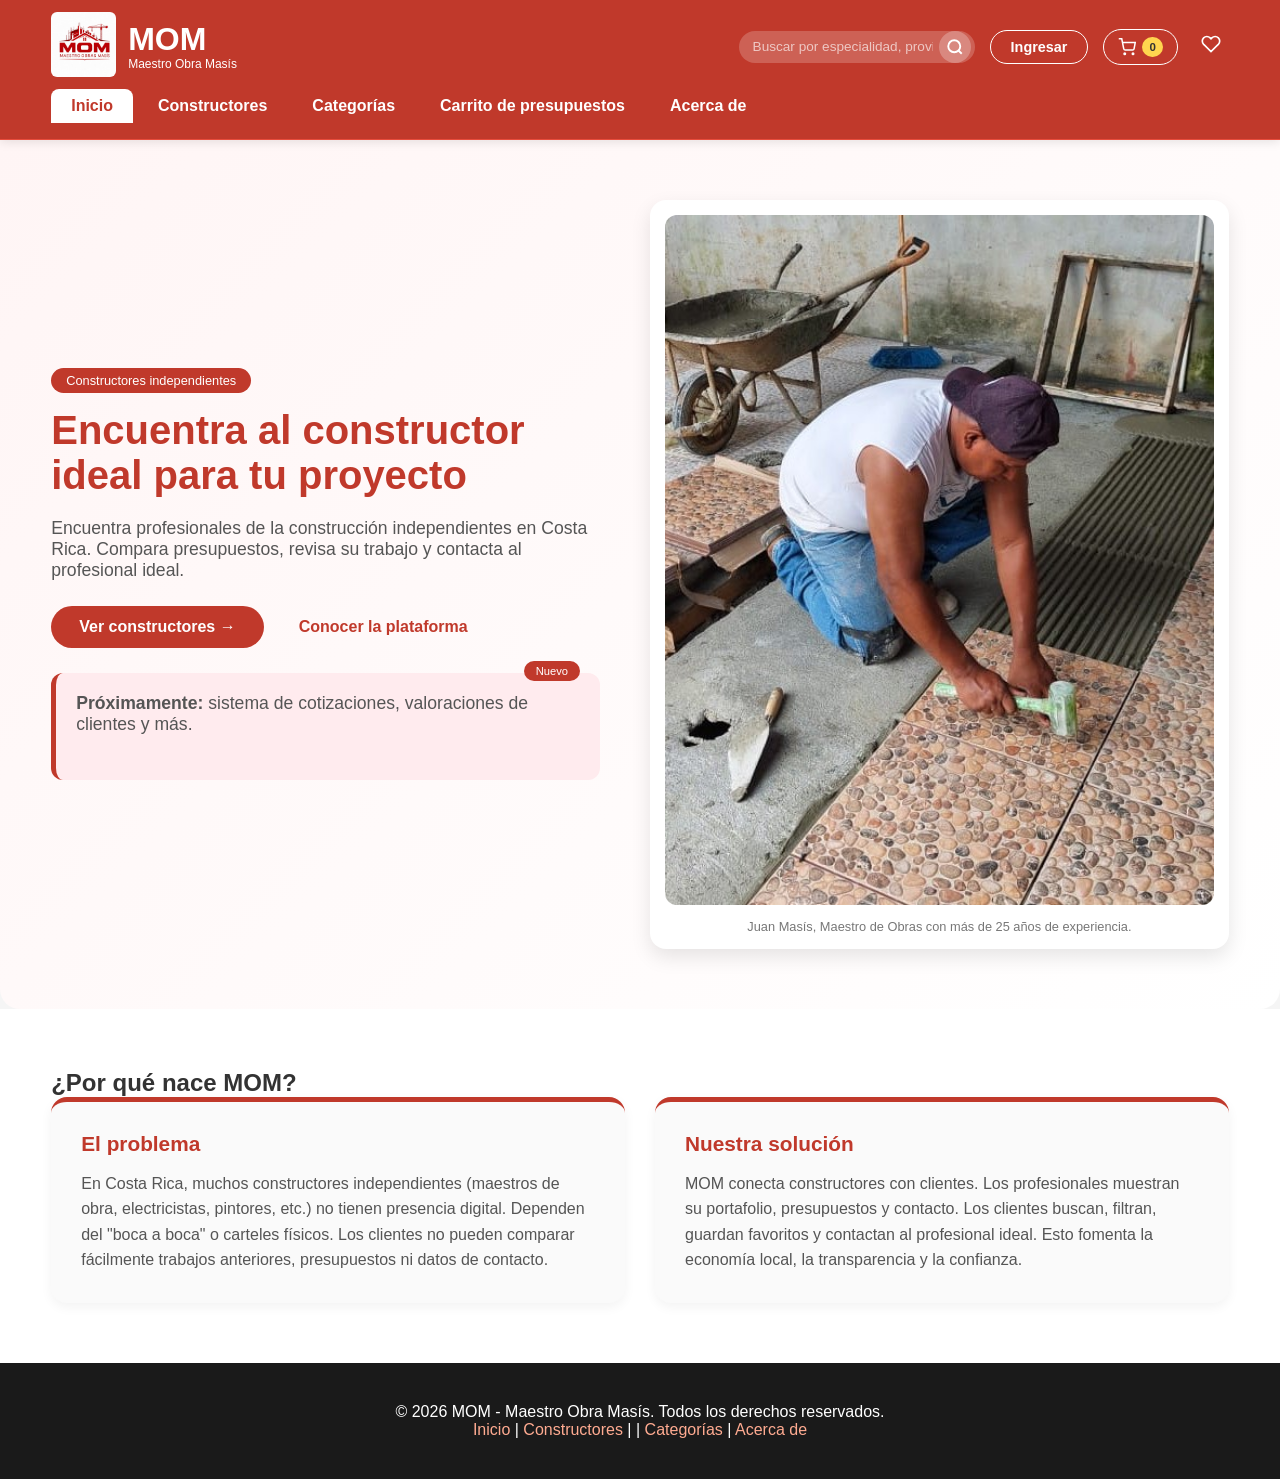
<file: index.html>
<!DOCTYPE html>
<html lang="es">
<head>
    <meta charset="UTF-8">
    <meta name="viewport" content="width=device-width, initial-scale=1.0">
    <title>MOM | Constructores Costa Rica</title>
    <link rel="stylesheet" href="css/styles.css">
    
</head>
<body>
    <header class="site-header">
        <div class="main-header">
            <div class="container">
                <a href="index.html" class="logo-link">
                <div class="logo-container">
                    <div class="logo-img">
                        <img src="assets/images/logo.jpeg" alt="MOM Logo">
                    </div>
                    <div class="logo-text">
                        <h1>MOM</h1>
                        <p>Maestro Obra Masís</p>
                    </div>
                </div>
                </a>
                <div class="header-actions">
    <div class="search-box">
        <input type="text" id="searchInput" placeholder="Buscar por especialidad, provincia..." />
        <button id="searchBtn" onclick="buscarConstructores()">
            <svg viewBox="0 0 24 24" width="18" height="18" fill="none" stroke="currentColor" stroke-width="2.5">
                <circle cx="11" cy="11" r="8"/>
                <path d="m21 21-4.35-4.35"/>
            </svg>
        </button>
    </div>
    <button class="btn-login" id="btnLogin"
        onclick="window.location.href='login.html'">
        Ingresar
    </button>

    <a href="carrito.html" class="btn-carrito-header" id="btnCarritoHeader" title="Ver carrito">
        <svg viewBox="0 0 24 24" width="18" height="18" fill="none" stroke="currentColor" stroke-width="2">
            <circle cx="9" cy="21" r="1"/><circle cx="20" cy="21" r="1"/>
            <path d="M1 1h4l2.68 13.39a2 2 0 0 0 2 1.61h9.72a2 2 0 0 0 2-1.61L23 6H6"/>
        </svg>
        <span class="carrito-badge" id="contadorCarrito">0</span>
    </a>

    <button class="btn-fav-header" id="btnFavoritos" title="Mis favoritos" onclick="abrirFavoritos()">
        <svg viewBox="0 0 24 24" width="20" height="20" fill="none" stroke="white" stroke-width="2">
            <path d="M20.84 4.61a5.5 5.5 0 0 0-7.78 0L12 5.67l-1.06-1.06a5.5 5.5 0 0 0-7.78 7.78l1.06 1.06L12 21.23l7.78-7.78 1.06-1.06a5.5 5.5 0 0 0 0-7.78z"/>
        </svg>
        <span class="fav-badge hidden" id="favBadge">0</span>
    </button>

    <div class="perfil hidden" id="userProfile">
        <img id="profileImg" src="data:image/svg+xml,%3Csvg xmlns='http://www.w3.org/2000/svg' viewBox='0 0 40 40'%3E%3Crect fill='%23c0392b' width='40' height='40'/%3E%3Ctext x='20' y='26' text-anchor='middle' fill='white' font-size='18' font-weight='bold' font-family='sans-serif'%3E%3F%3C/text%3E%3C/svg%3E" alt="Perfil">
        <div>
            <span id="profileName">Usuario</span>
            <div class="nivel" id="profileNivel">Nivel 1</div>
        </div>
    </div>

</div>
        </div>

        <div class="nav-tabs">
            <div class="container">
                <ul>
                    <li><a href="index.html" class="active">Inicio</a></li>
                    <li><a href="constructores.html">Constructores</a></li>
                    <li id="tab-tarjeta" class="hidden"><a href="tarjeta.html">Tarjeta MOM</a></li>
                    <li><a href="categorias.html">Categorías</a></li>
                    <li><a href="carrito.html">Carrito de presupuestos</a></li>
                    <li><a href="acerca.html">Acerca de</a></li>
                </ul>
            </div>
        </div>
    </header>

    <div id="perfilModal" class="modal-overlay">
        <div class="modal-box">
            <button class="modal-close" onclick="closeModal('perfilModal')">&times;</button>
            <h3 id="modal-saludo">Mi perfil</h3>
            <p class="modal-desc" id="modal-rol-desc"></p>
            <button class="btn-submit btn-secundario" onclick="cerrarSesion()">Cerrar sesión</button>
        </div>
    </div>

    <div id="favoritosModal" class="modal-overlay">
        <div class="modal-box">
            <button class="modal-close" onclick="closeModal('favoritosModal')">&times;</button>
            <h3>Mis Favoritos</h3>
            <div id="favoritosLista"></div>
            <p class="fav-vacio" id="favVacio">No tienes favoritos guardados.</p>
        </div>
    </div>

    <main>
        <section class="hero">
            <div class="container hero-content">
                <div class="hero-text">
                    <span class="hero-badge">Constructores independientes</span>
                    <h1>Encuentra al constructor ideal para tu proyecto</h1>
                    <p>Encuentra profesionales de la construcción independientes en Costa Rica. Compara presupuestos, revisa su trabajo y contacta al profesional ideal.</p>
                    <div class="hero-actions">
                        <a href="constructores.html" class="btn-primary">Ver constructores →</a>
                        <a href="#problema-solucion" class="btn-link">Conocer la plataforma</a>
                    </div>
                    <div class="hero-info">
                        <span class="info-label">Nuevo</span>
                        <p><strong>Próximamente:</strong> sistema de cotizaciones, valoraciones de clientes y más.</p>
                    </div>
                </div>
                <div class="hero-image">
                    <img src="assets/images/conElMaso.jpg" alt="Constructor trabajando">
                    <figcaption>Juan Masís, Maestro de Obras con más de 25 años de experiencia.</figcaption>
                </div>
            </div>
        </section>

        <section id="problema-solucion" class="problema-solucion">
            <div class="container">
                <h2>¿Por qué nace MOM?</h2>
                <div class="problema-solucion-grid">
                    <div class="card-problema">
                        <h4>El problema</h4>
                        <p>En Costa Rica, muchos constructores independientes (maestros de obra, electricistas, pintores, etc.) no tienen presencia digital. Dependen del "boca a boca" o carteles físicos. Los clientes no pueden comparar fácilmente trabajos anteriores, presupuestos ni datos de contacto.</p>
                    </div>
                    <div class="card-solucion">
                        <h4>Nuestra solución</h4>
                        <p>MOM conecta constructores con clientes. Los profesionales muestran su portafolio, presupuestos y contacto. Los clientes buscan, filtran, guardan favoritos y contactan al profesional ideal. Esto fomenta la economía local, la transparencia y la confianza.</p>
                    </div>
                </div>
            </div>
        </section>


    </main>

    <footer>
        <div class="container">
            <p>&copy; 2026 MOM - Maestro Obra Masís. Todos los derechos reservados.</p>
            <p>
                <a href="index.html">Inicio</a> | 
                <a href="constructores.html">Constructores</a> | 
                <a href="tarjeta.html" id="tab-tarjeta-footer" class="hidden">Tarjeta MOM</a> | 
                <a href="categorias.html">Categorías</a> | 
                <a href="acerca.html">Acerca de</a>
            </p>
        </div>
    </footer>

    <script src="js/main.js"></script>
    
    <script>
        /* Gestión interna exclusiva de la sesión actual de la página */
        (function() {
            // Obtiene los datos de sesión desde localStorage
            const sesionData = localStorage.getItem('mom_sesion');
            // Referencias a elementos del DOM para el perfil de usuario
            const btnLogin = document.getElementById('btnLogin');
            const userProfile = document.getElementById('userProfile');
            const profileName = document.getElementById('profileName');
            const profileImg = document.getElementById('profileImg');
            const profileNivel = document.getElementById('profileNivel');
            const tabTarjeta = document.getElementById('tab-tarjeta');

            if (sesionData) {
                // Si existe sesión, la parsea y muestra el perfil del usuario
                const sesion = JSON.parse(sesionData);

                // Oculta botones de login/registro y muestra el perfil
                btnLogin.classList.add('hidden');
                userProfile.classList.remove('hidden');
                profileName.textContent = sesion.nombre;
                profileNivel.textContent = 'Nivel ' + (sesion.nivel || 1);

                // Genera la imagen de perfil con la inicial del nombre
                const inicial = sesion.nombre.charAt(0).toUpperCase();
                profileImg.src = sesion.foto || "data:image/svg+xml,%3Csvg xmlns='http://www.w3.org/2000/svg' viewBox='0 0 40 40'%3E%3Crect fill='%23c0392b' width='40' height='40'/%3E%3Ctext x='20' y='26' text-anchor='middle' fill='white' font-size='18' font-weight='bold' font-family='sans-serif'%3E" + encodeURIComponent(inicial) + "%3C/text%3E%3C/svg%3E";
                profileImg.alt = sesion.nombre;

                // Al hacer clic en el perfil, abre el modal con saludo y rol
                userProfile.onclick = function() {
                    document.getElementById('modal-saludo').textContent = '¡Hola, ' + sesion.nombre + '!';
                    document.getElementById('modal-rol-desc').textContent =
                        sesion.rol === 'constructor'
                            ? 'Estás registrado como Constructor.'
                            : 'Estás registrado como Cliente.';
                    openModal('perfilModal');
                };

                // Muestra la pestaña de tarjeta solo si el rol es constructor
                if (sesion.rol === 'constructor') {
                    tabTarjeta.classList.remove('hidden');
                    tabTarjeta.style.display = 'block';
                    const _ch = document.getElementById('btnCarritoHeader');
                    if (_ch) _ch.style.display = 'none';
                    const _tc = document.querySelector('.nav-tabs a[href="carrito.html"]');
                    if (_tc) _tc.parentElement.style.display = 'none';
                    const _tf = document.getElementById('tab-tarjeta-footer');
                    if (_tf) { _tf.classList.remove('hidden'); _tf.style.display = 'inline'; }
                } else {
                    tabTarjeta.classList.add('hidden');
                    tabTarjeta.style.display = 'none';
                    const _tf = document.getElementById('tab-tarjeta-footer');
                    if (_tf) { _tf.classList.add('hidden'); _tf.style.display = 'none'; }
                }
            }
        })();

        // Redirige a la página de constructores con el texto de búsqueda como parámetro
        function buscarConstructores() {
            const q = document.getElementById('searchInput').value.trim();
            if (q) {
                window.location.href = 'constructores.html?buscar=' + encodeURIComponent(q);
            }
        }
        // Al cargar el DOM, asigna el evento Enter al campo de búsqueda
        document.addEventListener('DOMContentLoaded', function() {
            document.getElementById('searchInput').addEventListener('keydown', function(e) {
                if (e.key === 'Enter') buscarConstructores();
            });
        });

        // Abre el modal de favoritos y actualiza su contenido si la función existe
        function abrirFavoritos() {
            if (typeof actualizarModalFavoritos === 'function') actualizarModalFavoritos();
            openModal('favoritosModal');
        }

        // Muestra un modal agregando la clase 'open'
        function openModal(id) {
            document.getElementById(id).classList.add('open');
        }

        // Cierra un modal removiendo la clase 'open'
        function closeModal(id) {
            document.getElementById(id).classList.remove('open');
        }

        // Elimina la sesión de localStorage y redirige al login
        function cerrarSesion() {
            localStorage.removeItem('mom_sesion');
            window.location.href = 'login.html';
        }
    </script>
</body>
</html>
</file>
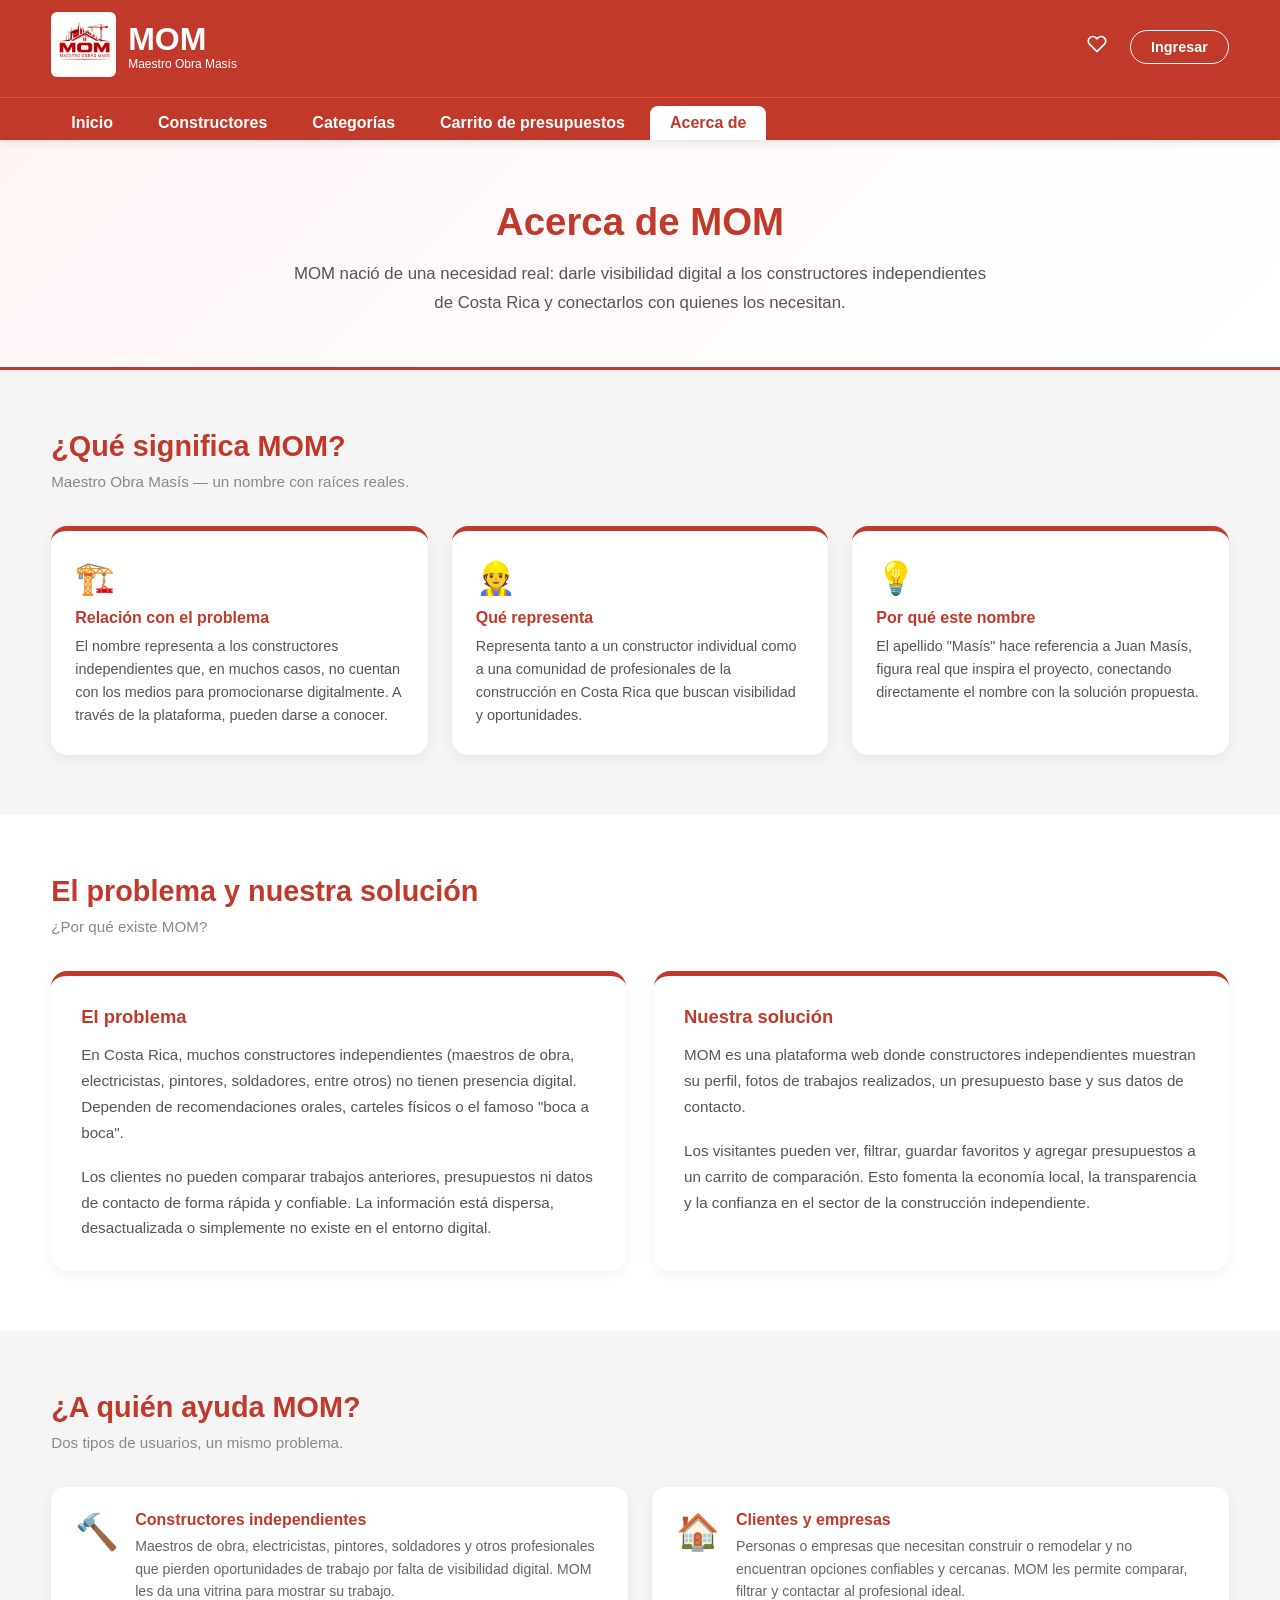
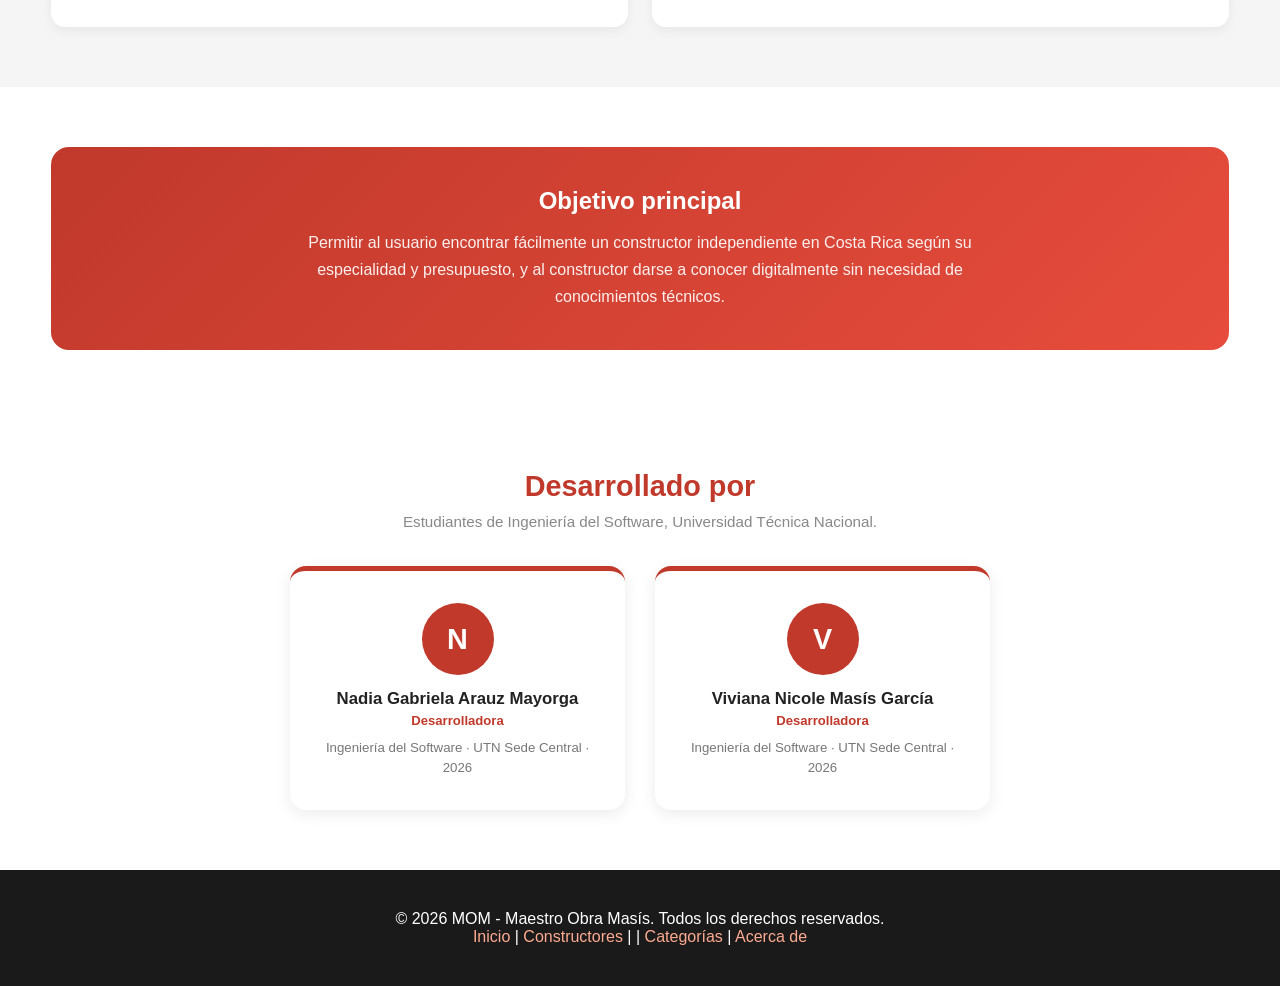
<file: acerca.html>
<!DOCTYPE html>
<html lang="es">
<head>
    <meta charset="UTF-8">
    <meta name="viewport" content="width=device-width, initial-scale=1.0">
    <title>MOM | Acerca de</title>
    <link rel="stylesheet" href="css/styles.css">
    <style>
        /* ---- SECCIONES ACERCA DE ---- */
        .acerca-hero {
            background: linear-gradient(135deg, #fff5f5 0%, #ffffff 100%);
            padding: 60px 0 50px;
            text-align: center;
            border-bottom: 3px solid #c0392b;
        }

        .acerca-hero .hero-badge {
            background-color: #c0392b;
            color: white;
            padding: 5px 18px;
            border-radius: 25px;
            font-size: 0.8rem;
            display: inline-block;
            margin-bottom: 18px;
        }

        .acerca-hero h1 {
            font-size: 2.4rem;
            color: #c0392b;
            margin-bottom: 16px;
        }

        .acerca-hero p {
            font-size: 1.05rem;
            color: #555;
            max-width: 700px;
            margin: 0 auto;
            line-height: 1.7;
        }

        /* ---- SECCIÓN GENÉRICA ---- */
        .seccion {
            padding: 60px 0;
        }

        .seccion-gris {
            background-color: #f5f5f5;
        }

        .seccion-blanca {
            background-color: white;
        }

        .seccion h2 {
            font-size: 1.8rem;
            color: #c0392b;
            margin-bottom: 10px;
        }

        .seccion .subtitulo {
            color: #888;
            font-size: 0.95rem;
            margin-bottom: 36px;
        }

        /* ---- NOMBRE / SIGNIFICADO ---- */
        .nombre-grid {
            display: grid;
            grid-template-columns: 1fr 1fr 1fr;
            gap: 24px;
            margin-top: 10px;
        }

        .nombre-card {
            background: white;
            border-radius: 16px;
            padding: 28px 24px;
            border-top: 5px solid #c0392b;
            box-shadow: 0 4px 14px rgba(0,0,0,0.06);
        }

        .nombre-card .icono {
            font-size: 2rem;
            margin-bottom: 12px;
        }

        .nombre-card h4 {
            color: #c0392b;
            font-size: 1rem;
            margin-bottom: 8px;
        }

        .nombre-card p {
            color: #555;
            font-size: 0.9rem;
            line-height: 1.6;
        }

        /* ---- PROBLEMA / SOLUCIÓN ---- */
        .ps-grid {
            display: grid;
            grid-template-columns: 1fr 1fr;
            gap: 28px;
        }

        .ps-card {
            background: white;
            border-radius: 16px;
            padding: 30px;
            border-top: 5px solid #c0392b;
            box-shadow: 0 4px 12px rgba(0,0,0,0.05);
        }

        .ps-card h4 {
            color: #c0392b;
            font-size: 1.15rem;
            margin-bottom: 14px;
        }

        .ps-card p {
            color: #555;
            line-height: 1.7;
            font-size: 0.95rem;
        }

        /* ---- USUARIOS AFECTADOS ---- */
        .usuarios-grid {
            display: grid;
            grid-template-columns: 1fr 1fr;
            gap: 24px;
        }

        .usuario-card {
            display: flex;
            align-items: flex-start;
            gap: 16px;
            background: white;
            border-radius: 14px;
            padding: 24px;
            box-shadow: 0 4px 12px rgba(0,0,0,0.06);
        }

        .usuario-card .usuario-icon {
            font-size: 2.2rem;
            flex-shrink: 0;
        }

        .usuario-card h4 {
            color: #c0392b;
            margin-bottom: 6px;
            font-size: 1rem;
        }

        .usuario-card p {
            color: #666;
            font-size: 0.88rem;
            line-height: 1.6;
        }

        /* ---- FUNCIONALIDADES ---- */
        .funcionalidades-grid {
            display: grid;
            grid-template-columns: repeat(auto-fit, minmax(220px, 1fr));
            gap: 20px;
        }

        .func-card {
            background: white;
            border-radius: 14px;
            padding: 24px 20px;
            text-align: center;
            box-shadow: 0 4px 12px rgba(0,0,0,0.06);
            transition: transform 0.2s ease;
        }

        .func-card:hover {
            transform: translateY(-4px);
        }

        .func-card .func-icon {
            font-size: 2rem;
            margin-bottom: 10px;
        }

        .func-card h4 {
            color: #c0392b;
            font-size: 0.95rem;
            margin-bottom: 8px;
        }

        .func-card p {
            color: #777;
            font-size: 0.83rem;
            line-height: 1.5;
        }

        /* ---- EQUIPO ---- */
        .equipo-grid {
            display: grid;
            grid-template-columns: 1fr 1fr;
            gap: 30px;
            max-width: 700px;
            margin: 0 auto;
        }

        .equipo-card {
            background: white;
            border-radius: 16px;
            padding: 32px 24px;
            text-align: center;
            box-shadow: 0 4px 16px rgba(0,0,0,0.08);
            border-top: 5px solid #c0392b;
        }

        .equipo-avatar {
            width: 72px;
            height: 72px;
            border-radius: 50%;
            background-color: #c0392b;
            color: white;
            font-size: 1.8rem;
            font-weight: 700;
            display: flex;
            align-items: center;
            justify-content: center;
            margin: 0 auto 14px;
        }

        .equipo-card h4 {
            color: #222;
            font-size: 1.05rem;
            margin-bottom: 4px;
        }

        .equipo-card .rol {
            color: #c0392b;
            font-size: 0.82rem;
            font-weight: 700;
            margin-bottom: 10px;
        }

        .equipo-card p {
            color: #777;
            font-size: 0.83rem;
            line-height: 1.5;
        }

        /* ---- ORGANIZACIÓN ---- */
        .org-lista {
            list-style: none;
            display: flex;
            flex-direction: column;
            gap: 14px;
        }

        .org-lista li {
            display: flex;
            align-items: flex-start;
            gap: 14px;
            background: white;
            border-radius: 12px;
            padding: 18px 20px;
            box-shadow: 0 2px 8px rgba(0,0,0,0.05);
            color: #555;
            font-size: 0.93rem;
            line-height: 1.6;
        }

        .org-lista li .org-icon {
            font-size: 1.4rem;
            flex-shrink: 0;
            margin-top: 2px;
        }

        /* ---- OBJETIVO BANNER ---- */
        .objetivo-banner {
            background: linear-gradient(135deg, #c0392b, #e74c3c);
            border-radius: 18px;
            padding: 40px 36px;
            text-align: center;
            color: white;
        }

        .objetivo-banner h3 {
            font-size: 1.5rem;
            margin-bottom: 14px;
        }

        .objetivo-banner p {
            font-size: 1rem;
            line-height: 1.7;
            opacity: 0.92;
            max-width: 700px;
            margin: 0 auto;
        }

        /* ---- RESPONSIVE ---- */
        @media (max-width: 768px) {
            .nombre-grid { grid-template-columns: 1fr; }
            .ps-grid { grid-template-columns: 1fr; }
            .usuarios-grid { grid-template-columns: 1fr; }
            .equipo-grid { grid-template-columns: 1fr; max-width: 340px; }
            .acerca-hero h1 { font-size: 1.8rem; }
        }
    </style>
</head>
<body>

    <header class="site-header">
        <div class="main-header">
            <div class="container">
                <a href="index.html" class="logo-link">
                <div class="logo-container">
                    <div class="logo-img">
                        <img src="assets/images/logo.jpeg" alt="MOM Logo">
                    </div>
                    <div class="logo-text">
                        <h1>MOM</h1>
                        <p>Maestro Obra Masís</p>
                    </div>
                </div>
                </a>

                <div class="header-actions">
                    </a>
                    <button class="btn-fav-header" id="btnFavoritos" title="Mis favoritos" onclick="abrirFavoritos()">
                        <svg viewBox="0 0 24 24" width="20" height="20" fill="none" stroke="white" stroke-width="2">
                            <path d="M20.84 4.61a5.5 5.5 0 0 0-7.78 0L12 5.67l-1.06-1.06a5.5 5.5 0 0 0-7.78 7.78l1.06 1.06L12 21.23l7.78-7.78 1.06-1.06a5.5 5.5 0 0 0 0-7.78z"/>
                        </svg>
                        <span class="fav-badge hidden" id="favBadge">0</span>
                    </button>
                    <div class="perfil hidden" id="userProfile">
                        <img id="profileImg" src="data:image/svg+xml,%3Csvg xmlns='http://www.w3.org/2000/svg' viewBox='0 0 40 40'%3E%3Crect fill='%23c0392b' width='40' height='40'/%3E%3Ctext x='20' y='26' text-anchor='middle' fill='white' font-size='18' font-weight='bold' font-family='sans-serif'%3E%3F%3C/text%3E%3C/svg%3E" alt="Perfil">
                        <div>
                            <span id="profileName">Usuario</span>
                            <div class="nivel" id="profileNivel">Nivel 1</div>
                        </div>
                    </div>
                    <button class="btn-login" id="btnLogin" onclick="window.location.href='login.html'">Ingresar</button>
                </div>
            </div>
        </div>

        <div class="nav-tabs">
            <div class="container">
                <ul>
                    <li><a href="index.html">Inicio</a></li>
                    <li><a href="constructores.html">Constructores</a></li>
                    <li id="tab-tarjeta" class="hidden"><a href="tarjeta.html">Tarjeta MOM</a></li>
                    <li><a href="categorias.html">Categorías</a></li>
                    <li><a href="carrito.html">Carrito de presupuestos</a></li>
                    <li><a href="acerca.html" class="active">Acerca de</a></li>
                </ul>
            </div>
        </div>
    </header>

    <!-- Modal perfil -->
    <div id="perfilModal" class="modal-overlay">
        <div class="modal-box">
            <button class="modal-close" onclick="closeModal('perfilModal')">&times;</button>
            <h3 id="modal-saludo">Mi perfil</h3>
            <p class="modal-desc" id="modal-rol-desc"></p>
            <button class="btn-submit btn-secundario" onclick="cerrarSesion()">Cerrar sesión</button>
        </div>
    </div>

    <div id="favoritosModal" class="modal-overlay">
        <div class="modal-box">
            <button class="modal-close" onclick="closeModal('favoritosModal')">&times;</button>
            <h3>Mis Favoritos</h3>
            <div id="favoritosLista"></div>
            <p class="fav-vacio" id="favVacio">No tienes favoritos guardados.</p>
        </div>
    </div>

    <main>

        <!-- HERO -->
        <section class="acerca-hero">
            <div class="container">
                <h1>Acerca de MOM</h1>
                <p>MOM nació de una necesidad real: darle visibilidad digital a los constructores independientes de Costa Rica y conectarlos con quienes los necesitan.</p>
            </div>
        </section>

        <!-- NOMBRE Y SIGNIFICADO -->
        <section class="seccion seccion-gris">
            <div class="container">
                <h2>¿Qué significa MOM?</h2>
                <p class="subtitulo">Maestro Obra Masís — un nombre con raíces reales.</p>
                <div class="nombre-grid">
                    <div class="nombre-card">
                        <div class="icono">🏗️</div>
                        <h4>Relación con el problema</h4>
                        <p>El nombre representa a los constructores independientes que, en muchos casos, no cuentan con los medios para promocionarse digitalmente. A través de la plataforma, pueden darse a conocer.</p>
                    </div>
                    <div class="nombre-card">
                        <div class="icono">👷</div>
                        <h4>Qué representa</h4>
                        <p>Representa tanto a un constructor individual como a una comunidad de profesionales de la construcción en Costa Rica que buscan visibilidad y oportunidades.</p>
                    </div>
                    <div class="nombre-card">
                        <div class="icono">💡</div>
                        <h4>Por qué este nombre</h4>
                        <p>El apellido "Masís" hace referencia a Juan Masís, figura real que inspira el proyecto, conectando directamente el nombre con la solución propuesta.</p>
                    </div>
                </div>
            </div>
        </section>

        <!-- PROBLEMA Y SOLUCIÓN -->
        <section class="seccion seccion-blanca">
            <div class="container">
                <h2>El problema y nuestra solución</h2>
                <p class="subtitulo">¿Por qué existe MOM?</p>
                <div class="ps-grid">
                    <div class="ps-card">
                        <h4> El problema</h4>
                        <p>En Costa Rica, muchos constructores independientes (maestros de obra, electricistas, pintores, soldadores, entre otros) no tienen presencia digital. Dependen de recomendaciones orales, carteles físicos o el famoso "boca a boca".</p>
                        <br>
                        <p>Los clientes no pueden comparar trabajos anteriores, presupuestos ni datos de contacto de forma rápida y confiable. La información está dispersa, desactualizada o simplemente no existe en el entorno digital.</p>
                    </div>
                    <div class="ps-card">
                        <h4>Nuestra solución</h4>
                        <p>MOM es una plataforma web donde constructores independientes muestran su perfil, fotos de trabajos realizados, un presupuesto base y sus datos de contacto.</p>
                        <br>
                        <p>Los visitantes pueden ver, filtrar, guardar favoritos y agregar presupuestos a un carrito de comparación. Esto fomenta la economía local, la transparencia y la confianza en el sector de la construcción independiente.</p>
                    </div>
                </div>
            </div>
        </section>

        <!-- USUARIOS AFECTADOS -->
        <section class="seccion seccion-gris">
            <div class="container">
                <h2>¿A quién ayuda MOM?</h2>
                <p class="subtitulo">Dos tipos de usuarios, un mismo problema.</p>
                <div class="usuarios-grid">
                    <div class="usuario-card">
                        <div class="usuario-icon">🔨</div>
                        <div>
                            <h4>Constructores independientes</h4>
                            <p>Maestros de obra, electricistas, pintores, soldadores y otros profesionales que pierden oportunidades de trabajo por falta de visibilidad digital. MOM les da una vitrina para mostrar su trabajo.</p>
                        </div>
                    </div>
                    <div class="usuario-card">
                        <div class="usuario-icon">🏠</div>
                        <div>
                            <h4>Clientes y empresas</h4>
                            <p>Personas o empresas que necesitan construir o remodelar y no encuentran opciones confiables y cercanas. MOM les permite comparar, filtrar y contactar al profesional ideal.</p>
                        </div>
                    </div>
                </div>
            </div>
        </section>

        <!-- OBJETIVO -->
        <section class="seccion seccion-blanca">
            <div class="container">
                <div class="objetivo-banner">
                    <h3> Objetivo principal</h3>
                    <p>Permitir al usuario encontrar fácilmente un constructor independiente en Costa Rica según su especialidad y presupuesto, y al constructor darse a conocer digitalmente sin necesidad de conocimientos técnicos.</p>
                </div>
            </div>
        </section>

        <!-- EQUIPO -->
        <section class="seccion seccion-blanca">
            <div class="container">
                <h2 class="text-center">Desarrollado por</h2>
                <p class="subtitulo text-center">Estudiantes de Ingeniería del Software, Universidad Técnica Nacional.</p>
                <div class="equipo-grid">
                    <div class="equipo-card">
                        <div class="equipo-avatar">N</div>
                        <h4>Nadia Gabriela Arauz Mayorga</h4>
                        <div class="rol">Desarrolladora</div>
                        <p>Ingeniería del Software · UTN Sede Central · 2026</p>
                    </div>
                    <div class="equipo-card">
                        <div class="equipo-avatar">V</div>
                        <h4>Viviana Nicole Masís García</h4>
                        <div class="rol">Desarrolladora</div>
                        <p>Ingeniería del Software · UTN Sede Central · 2026</p>
                    </div>
                </div>
            </div>
        </section>



    </main>

    <footer>
        <div class="container">
            <p>&copy; 2026 MOM - Maestro Obra Masís. Todos los derechos reservados.</p>
            <p>
                <a href="index.html">Inicio</a> |
                <a href="constructores.html">Constructores</a> |
                <a href="tarjeta.html" id="tab-tarjeta-footer" class="hidden">Tarjeta MOM</a> |
                <a href="categorias.html">Categorías</a> |
                <a href="acerca.html">Acerca de</a>
            </p>
        </div>
    </footer>

    <script src="js/main.js"></script>

    <script>
        // Módulo de gestión de sesión: configura la UI según el estado de autenticación
        (function() {
            const sesionData = localStorage.getItem('mom_sesion');
            const btnLogin          = document.getElementById('btnLogin');
            const userProfile       = document.getElementById('userProfile');
            const profileName       = document.getElementById('profileName');
            const profileImg        = document.getElementById('profileImg');
            const profileNivel      = document.getElementById('profileNivel');

            if (sesionData) {
                const sesion = JSON.parse(sesionData);
                btnLogin.classList.add('hidden');
                userProfile.classList.remove('hidden');
                profileName.textContent = sesion.nombre;
                profileNivel.textContent = 'Nivel ' + (sesion.nivel || 1);
                const inicial = sesion.nombre.charAt(0).toUpperCase();
                profileImg.src = sesion.foto || "data:image/svg+xml,%3Csvg xmlns='http://www.w3.org/2000/svg' viewBox='0 0 40 40'%3E%3Crect fill='%23c0392b' width='40' height='40'/%3E%3Ctext x='20' y='26' text-anchor='middle' fill='white' font-size='18' font-weight='bold' font-family='sans-serif'%3E" + encodeURIComponent(inicial) + "%3C/text%3E%3C/svg%3E";
                profileImg.alt = sesion.nombre;
                userProfile.onclick = function() {
                    document.getElementById('modal-saludo').textContent = '¡Hola, ' + sesion.nombre + '!';
                    document.getElementById('modal-rol-desc').textContent =
                        sesion.rol === 'constructor' ? 'Estás registrado como Constructor.' : 'Estás registrado como Cliente.';
                    openModal('perfilModal');
                };

                // Muestra u oculta la pestaña "Tarjeta MOM" según el rol
                const tabTarjeta = document.getElementById('tab-tarjeta');
                if (tabTarjeta) {
                    if (sesion.rol === 'constructor') {
                        tabTarjeta.classList.remove('hidden');
                        tabTarjeta.style.display = 'block';
                        const _ch = document.getElementById('btnCarritoHeader');
                        if (_ch) _ch.style.display = 'none';
                        const _tc = document.querySelector('.nav-tabs a[href="carrito.html"]');
                        if (_tc) _tc.parentElement.style.display = 'none';
                        const _tf = document.getElementById('tab-tarjeta-footer');
                        if (_tf) { _tf.classList.remove('hidden'); _tf.style.display = 'inline'; }
                    } else {
                        tabTarjeta.classList.add('hidden');
                        tabTarjeta.style.display = 'none';
                        const _tf = document.getElementById('tab-tarjeta-footer');
                        if (_tf) { _tf.classList.add('hidden'); _tf.style.display = 'none'; }
                    }
                }
            } else {
                btnLogin.classList.remove('hidden');
            }
        })();

        // Abre el modal de favoritos y actualiza su contenido
        function abrirFavoritos() {
            if (typeof actualizarModalFavoritos === 'function') actualizarModalFavoritos();
            openModal('favoritosModal');
        }
        // Abre un modal por su ID
        function openModal(id) { document.getElementById(id).classList.add('open'); }
        // Cierra un modal por su ID
        function closeModal(id) { document.getElementById(id).classList.remove('open'); }
        // Cierra la sesión del usuario y redirige a la página de inicio de sesión
        function cerrarSesion() { localStorage.removeItem('mom_sesion'); window.location.href = 'login.html'; }
    </script>

</body>
</html>
</file>
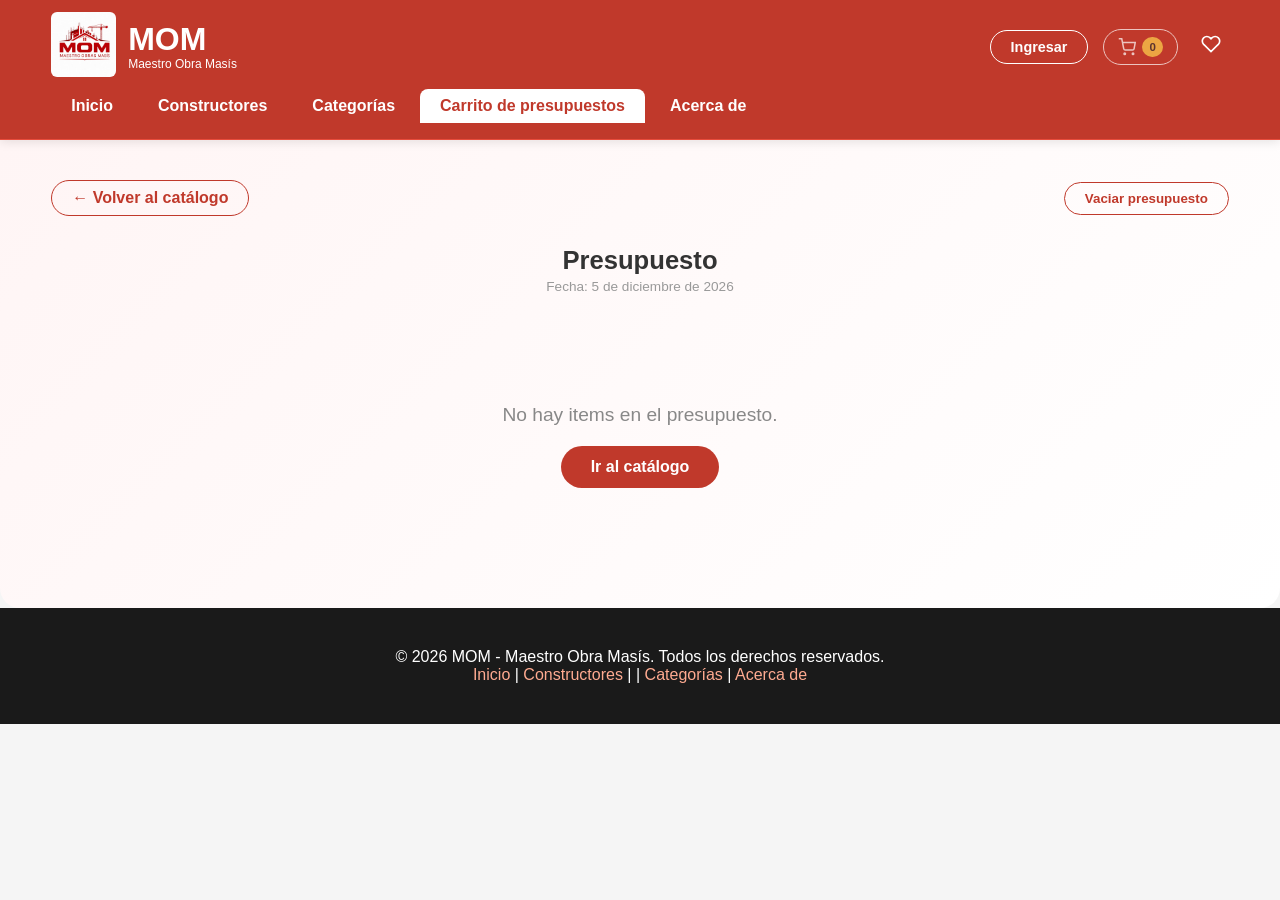
<file: carrito.html>
<!DOCTYPE html>
<html lang="es">
<head>
    <meta charset="UTF-8">
    <meta name="viewport" content="width=device-width, initial-scale=1.0">
    <title>MOM | Carrito de Presupuestos</title>
    <link rel="stylesheet" href="css/styles.css">
    <style>
        .carrito-header {
            display: flex;
            justify-content: space-between;
            align-items: center;
            flex-wrap: wrap;
            gap: 15px;
            margin-bottom: 30px;
        }

        .carrito-header h1 {
            color: #c0392b;
            font-size: 1.8rem;
        }

        .btn-volver {
            display: inline-flex;
            align-items: center;
            gap: 6px;
            background: transparent;
            color: #c0392b;
            border: 1.5px solid #c0392b;
            padding: 8px 20px;
            border-radius: 25px;
            text-decoration: none;
            font-weight: bold;
            transition: all 0.3s ease;
        }

        .btn-volver:hover {
            background: #c0392b;
            color: white;
        }

        .btn-vaciar {
            background: transparent;
            color: #c0392b;
            border: 1.5px solid #c0392b;
            padding: 8px 20px;
            border-radius: 25px;
            font-weight: bold;
            cursor: pointer;
            transition: all 0.3s ease;
        }

        .btn-vaciar:hover {
            background: #c0392b;
            color: white;
        }

        .presupuesto-info {
            text-align: center;
            margin-bottom: 30px;
        }

        .presupuesto-info h2 {
            color: #333;
            font-size: 1.6rem;
            margin-bottom: 4px;
        }

        .presupuesto-info .fecha {
            color: #999;
            font-size: 0.85rem;
            margin-top: 4px;
        }

        .carrito-vacio {
            text-align: center;
            padding: 80px 20px;
        }

        .carrito-vacio p {
            font-size: 1.2rem;
            color: #888;
            margin-bottom: 20px;
        }

        .carrito-vacio .btn-ir-catalogo {
            display: inline-block;
            background-color: #c0392b;
            color: white;
            padding: 12px 30px;
            border-radius: 25px;
            text-decoration: none;
            font-weight: bold;
            transition: all 0.3s ease;
        }

        .carrito-vacio .btn-ir-catalogo:hover {
            background-color: #a93226;
            transform: scale(1.05);
        }

        .items-carrito {
            background: white;
            border-radius: 16px;
            box-shadow: 0 4px 15px rgba(0,0,0,0.08);
            overflow: hidden;
            margin-bottom: 25px;
        }

        .item-carrito {
            display: flex;
            align-items: center;
            gap: 15px;
            padding: 18px 22px;
            border-bottom: 1px solid #f0f0f0;
            flex-wrap: wrap;
        }

        .item-carrito:last-child {
            border-bottom: none;
        }

        .item-carrito-info {
            flex: 2;
            min-width: 150px;
        }

        .item-carrito-nombre {
            font-weight: bold;
            color: #333;
            font-size: 1rem;
        }

        .item-carrito-precio {
            color: #888;
            font-size: 0.85rem;
            margin-top: 2px;
        }

        .item-carrito-cantidad {
            flex: 1;
            display: flex;
            align-items: center;
            gap: 5px;
            min-width: 140px;
        }

        .item-carrito-cantidad button {
            width: 32px;
            height: 32px;
            border: 1.5px solid #c0392b;
            background: white;
            color: #c0392b;
            font-size: 1.1rem;
            font-weight: bold;
            border-radius: 6px;
            cursor: pointer;
            transition: all 0.2s;
            display: flex;
            align-items: center;
            justify-content: center;
        }

        .item-carrito-cantidad button:hover {
            background: #c0392b;
            color: white;
        }

        .item-carrito-cantidad input {
            width: 60px;
            text-align: center;
            padding: 5px;
            border: 1.5px solid #ddd;
            border-radius: 6px;
            font-size: 0.95rem;
            font-weight: bold;
            outline: none;
        }

        .item-carrito-cantidad input:focus {
            border-color: #c0392b;
        }

        .item-carrito-cantidad .m2-label {
            font-size: 0.8rem;
            color: #888;
            font-weight: 600;
        }

        .item-carrito-subtotal {
            flex: 1;
            text-align: right;
            font-weight: bold;
            font-size: 1.05rem;
            color: #333;
            min-width: 100px;
        }

        .btn-eliminar {
            background: none;
            border: none;
            color: #e74c3c;
            font-size: 1.5rem;
            cursor: pointer;
            padding: 0 5px;
            transition: transform 0.2s;
            line-height: 1;
        }

        .btn-eliminar:hover {
            transform: scale(1.3);
        }

        .grupo-carrito {
            background: white;
            border-radius: 16px;
            box-shadow: 0 4px 15px rgba(0,0,0,0.08);
            overflow: hidden;
            margin-bottom: 20px;
        }

        .grupo-carrito-header {
            padding: 14px 22px;
            background: #fff5f5;
            border-bottom: 1px solid #ffebee;
            font-weight: bold;
            color: #c0392b;
            font-size: 1rem;
            display: flex;
            justify-content: space-between;
            align-items: center;
            flex-wrap: wrap;
            gap: 10px;
        }

        .btn-contactar-wa {
            display: inline-flex;
            align-items: center;
            gap: 6px;
            background: #25d366;
            color: white;
            padding: 6px 14px;
            border-radius: 20px;
            text-decoration: none;
            font-weight: 600;
            font-size: 0.8rem;
            transition: all 0.3s ease;
        }

        .btn-contactar-wa:hover {
            background: #1da851;
            color: white;
            transform: scale(1.05);
        }

        .resumen {
            background: white;
            border-radius: 16px;
            box-shadow: 0 4px 15px rgba(0,0,0,0.08);
            padding: 25px 30px;
            margin-bottom: 30px;
        }

        .resumen-grid {
            display: flex;
            justify-content: space-between;
            align-items: center;
            flex-wrap: wrap;
            gap: 15px;
        }

        .resumen-item {
            font-size: 1rem;
            color: #555;
        }

        .resumen-item strong {
            color: #333;
        }

        .resumen-total {
            font-size: 1.6rem;
            font-weight: bold;
            color: #c0392b;
        }

        .btn-imprimir {
            width: 100%;
            background-color: #c0392b;
            color: white;
            border: none;
            padding: 14px;
            border-radius: 12px;
            font-size: 1.05rem;
            font-weight: bold;
            cursor: pointer;
            transition: all 0.3s ease;
            margin-top: 15px;
        }

        .btn-imprimir:hover {
            background-color: #a93226;
        }

        @media print {
            .site-header, .no-print, footer, .btn-contactar-wa { display: none !important; }
            body { padding-top: 0 !important; }
            .item-carrito { break-inside: avoid; }
            .grupo-carrito, .resumen { box-shadow: none !important; border: 1px solid #ddd !important; }
            .presupuesto-info h2 { font-size: 1.4rem; }
        }

        @media (max-width: 600px) {
            .item-carrito {
                flex-direction: column;
                align-items: stretch;
                text-align: center;
            }
            .item-carrito-subtotal {
                text-align: center;
            }
            .item-carrito-cantidad {
                justify-content: center;
            }
            .resumen-grid {
                flex-direction: column;
                text-align: center;
            }
        }
    </style>
</head>
<body>

    <header class="site-header">
        <div class="main-header">
            <div class="container">
                <a href="index.html" class="logo-link">
                <div class="logo-container">
                    <div class="logo-img">
                        <img src="assets/images/logo.jpeg" alt="MOM Logo">
                    </div>
                    <div class="logo-text">
                        <h1>MOM</h1>
                        <p>Maestro Obra Masís</p>
                    </div>
                </div>
                </a>
                <div class="header-actions">

    <button class="btn-login" id="btnLogin"
        onclick="window.location.href='login.html'">
        Ingresar
    </button>

    <a href="carrito.html" class="btn-carrito-header no-click" id="btnCarritoHeader" title="Ver carrito">
        <svg viewBox="0 0 24 24" width="18" height="18" fill="none" stroke="currentColor" stroke-width="2">
            <circle cx="9" cy="21" r="1"/><circle cx="20" cy="21" r="1"/>
            <path d="M1 1h4l2.68 13.39a2 2 0 0 0 2 1.61h9.72a2 2 0 0 0 2-1.61L23 6H6"/>
        </svg>
        <span class="carrito-badge" id="contadorCarrito">0</span>
    </a>

    <button class="btn-fav-header" id="btnFavoritos" title="Mis favoritos" onclick="abrirFavoritos()">
        <svg viewBox="0 0 24 24" width="20" height="20" fill="none" stroke="white" stroke-width="2">
            <path d="M20.84 4.61a5.5 5.5 0 0 0-7.78 0L12 5.67l-1.06-1.06a5.5 5.5 0 0 0-7.78 7.78l1.06 1.06L12 21.23l7.78-7.78 1.06-1.06a5.5 5.5 0 0 0 0-7.78z"/>
        </svg>
        <span class="fav-badge hidden" id="favBadge">0</span>
    </button>

    <div class="perfil hidden" id="userProfile">
        <img id="profileImg" src="data:image/svg+xml,%3Csvg xmlns='http://www.w3.org/2000/svg' viewBox='0 0 40 40'%3E%3Crect fill='%23c0392b' width='40' height='40'/%3E%3Ctext x='20' y='26' text-anchor='middle' fill='white' font-size='18' font-weight='bold' font-family='sans-serif'%3E%3F%3C/text%3E%3C/svg%3E" alt="Perfil">
        <div>
            <span id="profileName">Usuario</span>
            <div class="nivel" id="profileNivel">Nivel 1</div>
        </div>
    </div>

</div>
        </div>

        <div class="nav-tabs">
            <div class="container">
                <ul>
                    <li><a href="index.html">Inicio</a></li>
                    <li><a href="constructores.html">Constructores</a></li>
                    <li id="tab-tarjeta" class="hidden"><a href="tarjeta.html">Tarjeta MOM</a></li>
                    <li><a href="categorias.html">Categorías</a></li>
                    <li><a href="carrito.html" class="active">Carrito de presupuestos</a></li>
                    <li><a href="acerca.html">Acerca de</a></li>
                </ul>
            </div>
        </div>
    </header>

    <div id="perfilModal" class="modal-overlay">
        <div class="modal-box">
            <button class="modal-close" onclick="closeModal('perfilModal')">&times;</button>
            <h3 id="modal-saludo">Mi perfil</h3>
            <p class="modal-desc" id="modal-rol-desc"></p>
            <button class="btn-submit btn-secundario" onclick="cerrarSesion()">Cerrar sesión</button>
        </div>
    </div>

    <div id="favoritosModal" class="modal-overlay">
        <div class="modal-box">
            <button class="modal-close" onclick="closeModal('favoritosModal')">&times;</button>
            <h3>Mis Favoritos</h3>
            <div id="favoritosLista"></div>
            <p class="fav-vacio" id="favVacio">No tienes favoritos guardados.</p>
        </div>
    </div>

    <main>
        <section class="hero hero-padding-sm">
            <div class="container">
                <div class="carrito-header no-print">
                    <a href="constructores.html" class="btn-volver">&larr; Volver al catálogo</a>
                    <button class="btn-vaciar" onclick="limpiarCarrito()">Vaciar presupuesto</button>
                </div>

                <div class="presupuesto-info">
                    <h2>Presupuesto</h2>
                    <div class="fecha" id="fechaPresupuesto"></div>
                </div>

                <div id="contenidoCarrito">
                    <div class="carrito-vacio" id="carritoVacio">
                        <p>No hay items en el presupuesto.</p>
                        <a href="constructores.html" class="btn-ir-catalogo">Ir al catálogo</a>
                    </div>

                    <div class="carrito-vacio" id="constructorMensaje" style="display:none;">
                        <p>Los constructores no pueden usar el carrito de presupuestos. Esta sección es para clientes que desean comparar y contactar constructores.</p>
                        <a href="constructores.html" class="btn-ir-catalogo">Ver constructores</a>
                    </div>
                    

                    <div id="itemsCarrito" style="display:none;"></div>

                    <div id="resumen" class="resumen" style="display:none;">
                        <div class="resumen-grid">
                            <div class="resumen-item">
                                Total de unidades: <strong><span id="totalMetros">0</span></strong>
                            </div>
                            <div class="resumen-total">
                                Total estimado: ₡<span id="totalPrecio">0</span>
                            </div>
                        </div>
                        <button class="btn-imprimir no-print" onclick="imprimirPresupuesto()">Imprimir presupuesto</button>
                    </div>
                </div>
            </div>
        </section>
    </main>

    <footer>
        <div class="container">
            <p>&copy; 2026 MOM - Maestro Obra Masís. Todos los derechos reservados.</p>
            <p>
                <a href="index.html">Inicio</a> | 
                <a href="constructores.html">Constructores</a> | 
                <a href="tarjeta.html" id="tab-tarjeta-footer" class="hidden">Tarjeta MOM</a> | 
                <a href="categorias.html">Categorías</a> | 
                <a href="acerca.html">Acerca de</a>
            </p>
        </div>
    </footer>

    <script src="js/main.js"></script>
    <script src="js/carrito.js"></script>

    <script>
        // IIFE: gestiona la sesión del usuario al cargar la página
        (function() {
            const sesionData = localStorage.getItem('mom_sesion');
            const btnLogin = document.getElementById('btnLogin');
            const userProfile = document.getElementById('userProfile');
            const profileName = document.getElementById('profileName');
            const profileImg = document.getElementById('profileImg');
            const profileNivel = document.getElementById('profileNivel');
            const tabTarjeta = document.getElementById('tab-tarjeta');

            if (sesionData) {
                const sesion = JSON.parse(sesionData);

                btnLogin.classList.add('hidden');
                userProfile.classList.remove('hidden');
                profileName.textContent = sesion.nombre;
                profileNivel.textContent = 'Nivel ' + (sesion.nivel || 1);

                const inicial = sesion.nombre.charAt(0).toUpperCase();
                profileImg.src = sesion.foto || "data:image/svg+xml,%3Csvg xmlns='http://www.w3.org/2000/svg' viewBox='0 0 40 40'%3E%3Crect fill='%23c0392b' width='40' height='40'/%3E%3Ctext x='20' y='26' text-anchor='middle' fill='white' font-size='18' font-weight='bold' font-family='sans-serif'%3E" + encodeURIComponent(inicial) + "%3C/text%3E%3C/svg%3E";

                userProfile.onclick = function() {
                    document.getElementById('modal-saludo').textContent = '¡Hola, ' + sesion.nombre + '!';
                    document.getElementById('modal-rol-desc').textContent =
                        sesion.rol === 'constructor'
                            ? 'Estás registrado como Constructor.'
                            : 'Estás registrado como Cliente.';
                    openModal('perfilModal');
                };

                if (sesion.rol === 'constructor') {
                    tabTarjeta.classList.remove('hidden');
                    tabTarjeta.style.display = 'block';
                    const _ch = document.getElementById('btnCarritoHeader');
                    if (_ch) _ch.style.display = 'none';
                    const _tc = document.querySelector('.nav-tabs a[href="carrito.html"]');
                    if (_tc) _tc.parentElement.style.display = 'none';
                    const _tf = document.getElementById('tab-tarjeta-footer');
                    if (_tf) { _tf.classList.remove('hidden'); _tf.style.display = 'inline'; }
                    const _cc = document.getElementById('contenidoCarrito');
                    if (_cc) {
                        document.getElementById('constructorMensaje').style.display = 'block';
                        document.getElementById('carritoVacio').style.display = 'none';
                        document.getElementById('resumen').style.display = 'none';
                        document.getElementById('itemsCarrito').style.display = 'none';
                    }
                    const _ch2 = document.querySelector('.carrito-header');
                    if (_ch2) _ch2.style.display = 'none';
                    const _pi = document.querySelector('.presupuesto-info');
                    if (_pi) _pi.style.display = 'none';
                } else {
                    tabTarjeta.classList.add('hidden');
                    tabTarjeta.style.display = 'none';
                    const _tf = document.getElementById('tab-tarjeta-footer');
                    if (_tf) { _tf.classList.add('hidden'); _tf.style.display = 'none'; }
                }
            }
        })();

        // Asigna la fecha actual al elemento del presupuesto
        document.getElementById('fechaPresupuesto').textContent =
            'Fecha: ' + new Date().toLocaleDateString('es-CR', {
                year: 'numeric', month: 'long', day: 'numeric'
            });

        // Abre el modal de favoritos y actualiza su contenido
        function abrirFavoritos() {
            if (typeof actualizarModalFavoritos === 'function') actualizarModalFavoritos();
            openModal('favoritosModal');
        }

        // Abre un modal agregando la clase 'open'
        function openModal(id) {
            document.getElementById(id).classList.add('open');
        }

        // Cierra un modal quitando la clase 'open'
        function closeModal(id) {
            document.getElementById(id).classList.remove('open');
        }

        // Cierra la sesión eliminando los datos y redirige al login
        function cerrarSesion() {
            localStorage.removeItem('mom_sesion');
            window.location.href = 'login.html';
        }
    </script>

</body>
</html>
</file>
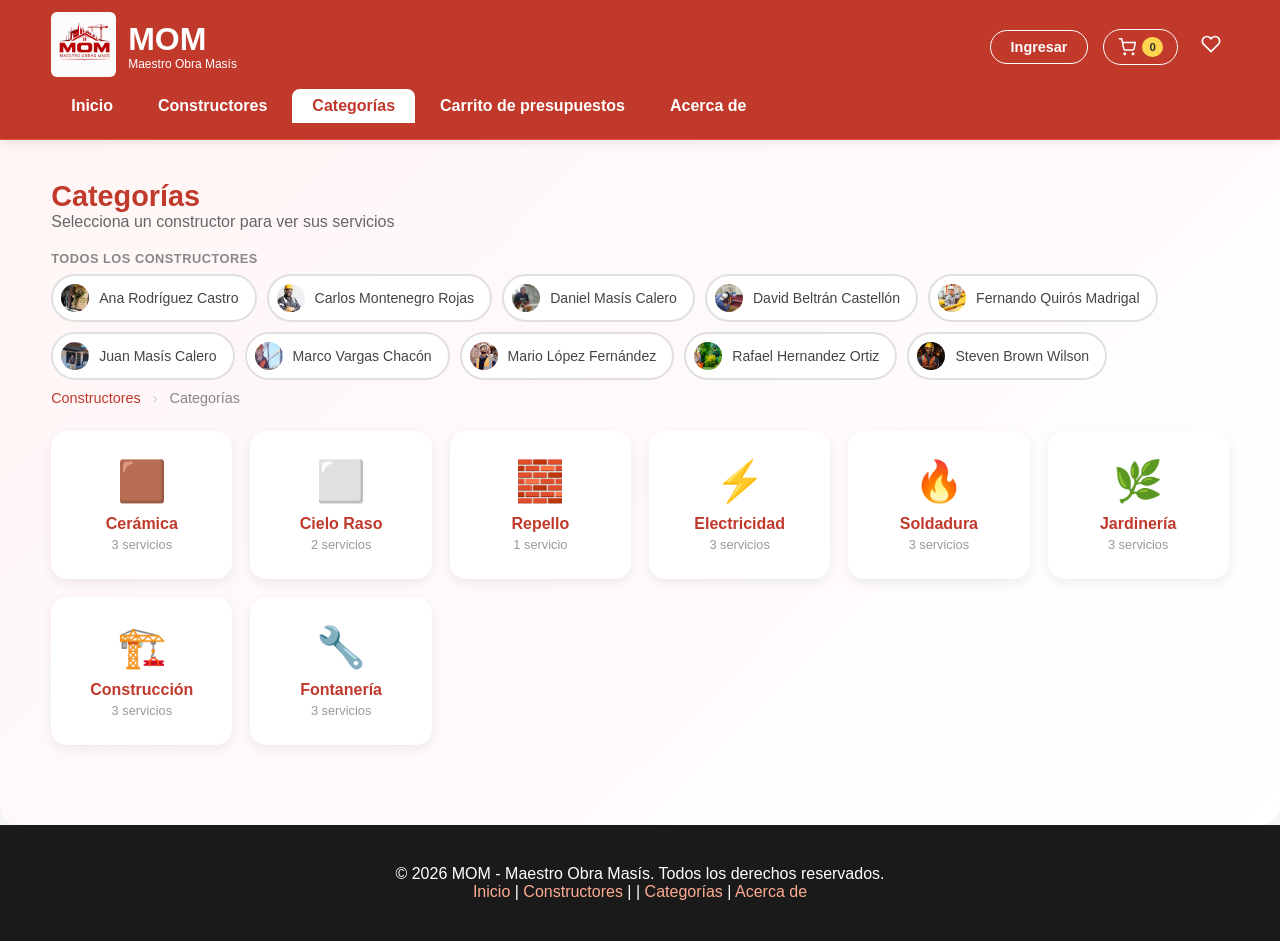
<file: categorias.html>
<!DOCTYPE html>
<html lang="es">
<head>
    <meta charset="UTF-8">
    <meta name="viewport" content="width=device-width, initial-scale=1.0">
    <title>MOM | Categorías</title>
    <link rel="stylesheet" href="css/styles.css">
    <style>
        .categorias-header {
            display: flex;
            justify-content: space-between;
            align-items: center;
            flex-wrap: wrap;
            gap: 15px;
            margin-bottom: 10px;
        }

        .categorias-header h1 {
            color: #c0392b;
            font-size: 1.8rem;
        }

        .categorias-header p {
            color: #666;
        }

        .breadcrumb {
            font-size: 0.9rem;
            color: #888;
            margin-bottom: 20px;
        }

        .breadcrumb a {
            color: #c0392b;
            text-decoration: none;
        }

        .breadcrumb a:hover {
            text-decoration: underline;
        }

        .breadcrumb .separator {
            margin: 0 8px;
            color: #ccc;
        }

        .categorias-grid {
            display: grid;
            grid-template-columns: repeat(auto-fill, minmax(180px, 1fr));
            gap: 18px;
            margin-top: 25px;
            margin-bottom: 40px;
        }

        .categoria-card {
            background: white;
            border-radius: 16px;
            box-shadow: 0 4px 12px rgba(0,0,0,0.07);
            padding: 25px 18px;
            text-align: center;
            cursor: pointer;
            transition: all 0.3s ease;
            border: 2px solid transparent;
        }

        .categoria-card:hover {
            transform: translateY(-5px);
            box-shadow: 0 8px 25px rgba(192, 57, 43, 0.15);
            border-color: #c0392b;
        }

        .categoria-icono {
            font-size: 2.5rem;
            margin-bottom: 10px;
        }

        .categoria-nombre {
            font-weight: bold;
            color: #c0392b;
            font-size: 1rem;
            margin-bottom: 4px;
        }

        .categoria-cantidad {
            font-size: 0.8rem;
            color: #999;
        }

        .catalogo-seccion {
            display: none;
        }

        .catalogo-header {
            display: flex;
            justify-content: space-between;
            align-items: center;
            flex-wrap: wrap;
            gap: 10px;
            margin-bottom: 25px;
        }

        .btn-volver-cat {
            background: transparent;
            color: #c0392b;
            border: 1.5px solid #c0392b;
            padding: 8px 18px;
            border-radius: 25px;
            font-weight: bold;
            cursor: pointer;
            transition: all 0.3s ease;
            font-size: 0.9rem;
        }

        .btn-volver-cat:hover {
            background: #c0392b;
            color: white;
        }

        .catalogo-titulo {
            font-size: 1.6rem;
            color: #c0392b;
        }

        .catalogo-constructor {
            color: #888;
            font-size: 0.9rem;
        }

        .catalogo-grid {
            display: grid;
            grid-template-columns: repeat(auto-fill, minmax(300px, 1fr));
            gap: 22px;
        }

        .catalogo-item {
            background: white;
            border-radius: 16px;
            box-shadow: 0 4px 15px rgba(0,0,0,0.08);
            overflow: hidden;
            transition: transform 0.2s, box-shadow 0.2s;
        }

        .catalogo-item:hover {
            transform: translateY(-4px);
            box-shadow: 0 8px 25px rgba(192, 57, 43, 0.12);
        }

        .catalogo-img {
            height: 170px;
            overflow: hidden;
            background: #f9f9f9;
        }

        .catalogo-img img {
            width: 100%;
            height: 100%;
            object-fit: cover;
        }

        .catalogo-body {
            padding: 18px;
        }

        .catalogo-body h3 {
            color: #c0392b;
            font-size: 1.1rem;
            margin-bottom: 5px;
        }

        .catalogo-body p {
            color: #777;
            font-size: 0.85rem;
            margin-bottom: 10px;
            line-height: 1.4;
        }

        .catalogo-precio {
            font-size: 1.3rem;
            font-weight: bold;
            color: #333;
            margin-bottom: 12px;
        }

        .catalogo-controles {
            display: flex;
            align-items: center;
            gap: 6px;
            margin-bottom: 10px;
        }

        .catalogo-controles button {
            width: 34px;
            height: 34px;
            border: 1.5px solid #c0392b;
            background: white;
            color: #c0392b;
            font-size: 1.1rem;
            font-weight: bold;
            border-radius: 8px;
            cursor: pointer;
            transition: all 0.2s;
            display: flex;
            align-items: center;
            justify-content: center;
        }

        .catalogo-controles button:hover {
            background: #c0392b;
            color: white;
        }

        .catalogo-controles .input-metros {
            width: 65px;
            text-align: center;
            padding: 5px;
            border: 1.5px solid #ddd;
            border-radius: 8px;
            font-size: 0.95rem;
            font-weight: bold;
            outline: none;
        }

        .catalogo-controles .input-metros:focus {
            border-color: #c0392b;
        }

        .catalogo-controles .m2-label {
            font-size: 0.8rem;
            color: #888;
            font-weight: 600;
        }

        .btn-agregar {
            width: 100%;
            background-color: #c0392b;
            color: white;
            border: none;
            padding: 11px;
            border-radius: 10px;
            font-size: 0.95rem;
            font-weight: bold;
            cursor: pointer;
            transition: all 0.3s ease;
        }

        .btn-agregar:hover {
            background-color: #a93226;
            transform: scale(1.02);
        }

        .toast-confirmacion {
            position: fixed;
            bottom: 30px;
            left: 50%;
            transform: translateX(-50%) translateY(100px);
            background: #2e7d32;
            color: white;
            padding: 14px 28px;
            border-radius: 12px;
            font-weight: bold;
            font-size: 0.95rem;
            box-shadow: 0 4px 20px rgba(0,0,0,0.2);
            opacity: 0;
            transition: all 0.4s ease;
            z-index: 9999;
            pointer-events: none;
        }

        .toast-confirmacion.show {
            opacity: 1;
            transform: translateX(-50%) translateY(0);
        }

        .selector-constructores {
            margin: 20px 0 10px;
        }

        .selector-constructores .fav-section,
        .selector-constructores .todos-section {
            margin-bottom: 10px;
        }

        .selector-constructores .fav-label {
            font-size: 0.8rem;
            font-weight: 700;
            color: #888;
            text-transform: uppercase;
            letter-spacing: 0.5px;
            display: block;
            margin-bottom: 8px;
        }

        .constructor-chips {
            display: flex;
            flex-wrap: wrap;
            gap: 10px;
        }

        .chip-constructor {
            display: inline-flex;
            align-items: center;
            gap: 8px;
            background: white;
            border: 2px solid #e0e0e0;
            border-radius: 50px;
            padding: 6px 16px 6px 6px;
            cursor: pointer;
            transition: all 0.2s ease;
            font-family: inherit;
            font-size: 0.88rem;
            color: #444;
        }

        .chip-constructor:hover {
            border-color: #c0392b;
            background: #fff5f5;
        }

        .chip-constructor.activo {
            border-color: #c0392b;
            background: #ffebee;
            color: #c0392b;
            font-weight: 700;
        }

        .chip-constructor img {
            width: 32px;
            height: 32px;
            border-radius: 50%;
            object-fit: cover;
            border: 2px solid transparent;
        }

        .chip-constructor.activo img {
            border-color: #c0392b;
        }

        .no-resultados {
            text-align: center;
            padding: 60px 20px;
            color: #888;
        }

        @media (max-width: 480px) {
            .categorias-grid {
                grid-template-columns: repeat(2, 1fr);
            }
            .catalogo-grid {
                grid-template-columns: 1fr;
            }
        }
    </style>
</head>
<body>

    <header class="site-header">
        <div class="main-header">
            <div class="container">
                <a href="index.html" class="logo-link">
                <div class="logo-container">
                    <div class="logo-img">
                        <img src="assets/images/logo.jpeg" alt="MOM Logo">
                    </div>
                    <div class="logo-text">
                        <h1>MOM</h1>
                        <p>Maestro Obra Masís</p>
                    </div>
                </div>
                </a>
                <div class="header-actions">

    <button class="btn-login" id="btnLogin"
        onclick="window.location.href='login.html'">
        Ingresar
    </button>

    <a href="carrito.html" class="btn-carrito-header" id="btnCarritoHeader" title="Ver carrito">
        <svg viewBox="0 0 24 24" width="18" height="18" fill="none" stroke="currentColor" stroke-width="2">
            <circle cx="9" cy="21" r="1"/><circle cx="20" cy="21" r="1"/>
            <path d="M1 1h4l2.68 13.39a2 2 0 0 0 2 1.61h9.72a2 2 0 0 0 2-1.61L23 6H6"/>
        </svg>
        <span class="carrito-badge" id="contadorCarrito">0</span>
    </a>

    <button class="btn-fav-header" id="btnFavoritos" title="Mis favoritos" onclick="abrirFavoritos()">
        <svg viewBox="0 0 24 24" width="20" height="20" fill="none" stroke="white" stroke-width="2">
            <path d="M20.84 4.61a5.5 5.5 0 0 0-7.78 0L12 5.67l-1.06-1.06a5.5 5.5 0 0 0-7.78 7.78l1.06 1.06L12 21.23l7.78-7.78 1.06-1.06a5.5 5.5 0 0 0 0-7.78z"/>
        </svg>
        <span class="fav-badge hidden" id="favBadge">0</span>
    </button>

    <div class="perfil hidden" id="userProfile">
        <img id="profileImg" src="data:image/svg+xml,%3Csvg xmlns='http://www.w3.org/2000/svg' viewBox='0 0 40 40'%3E%3Crect fill='%23c0392b' width='40' height='40'/%3E%3Ctext x='20' y='26' text-anchor='middle' fill='white' font-size='18' font-weight='bold' font-family='sans-serif'%3E%3F%3C/text%3E%3C/svg%3E" alt="Perfil">
        <div>
            <span id="profileName">Usuario</span>
            <div class="nivel" id="profileNivel">Nivel 1</div>
        </div>
    </div>

</div>
        </div>

        <div class="nav-tabs">
            <div class="container">
                <ul>
                    <li><a href="index.html">Inicio</a></li>
                    <li><a href="constructores.html">Constructores</a></li>
                    <li id="tab-tarjeta" class="hidden"><a href="tarjeta.html">Tarjeta MOM</a></li>
                    <li><a href="categorias.html" class="active">Categorías</a></li>
                    <li><a href="carrito.html">Carrito de presupuestos</a></li>
                    <li><a href="acerca.html">Acerca de</a></li>
                </ul>
            </div>
        </div>
    </header>

    <div id="perfilModal" class="modal-overlay">
        <div class="modal-box">
            <button class="modal-close" onclick="closeModal('perfilModal')">&times;</button>
            <h3 id="modal-saludo">Mi perfil</h3>
            <p class="modal-desc" id="modal-rol-desc"></p>
            <button class="btn-submit btn-secundario" onclick="cerrarSesion()">Cerrar sesión</button>
        </div>
    </div>

    <div id="favoritosModal" class="modal-overlay">
        <div class="modal-box">
            <button class="modal-close" onclick="closeModal('favoritosModal')">&times;</button>
            <h3>Mis Favoritos</h3>
            <div id="favoritosLista"></div>
            <p class="fav-vacio" id="favVacio">No tienes favoritos guardados.</p>
        </div>
    </div>

    <main>
        <section class="hero hero-padding-sm">
            <div class="container">

                <div class="categorias-header">
                    <div>
                        <h1>Categorías</h1>
                        <p id="catalogoConstructor">Selecciona un constructor para ver sus servicios</p>
                    </div>
                </div>

                <div id="selectorConstructores" class="selector-constructores"></div>

                <div class="breadcrumb">
                    <a href="constructores.html">Constructores</a>
                    <span class="separator">›</span>
                    <span id="breadcrumbCategoria">Categorías</span>
                </div>

                <div id="categoriasGrilla" class="categorias-grid"></div>

                <div id="catalogoSeccion" class="catalogo-seccion">
                    <div class="catalogo-header">
                        <div>
                            <button class="btn-volver-cat" onclick="categoriasVolver()">← Volver</button>
                        </div>
                        <div class="catalogo-titulo" id="catalogoTitulo"></div>
                        <div class="catalogo-constructor" id="catalogoConstructorLabel"></div>
                    </div>
                    <div id="catalogoItems" class="catalogo-grid"></div>
                </div>

            </div>
        </section>
    </main>

    <div class="toast-confirmacion" id="toastConfirmacion"></div>

    <footer>
        <div class="container">
            <p>&copy; 2026 MOM - Maestro Obra Masís. Todos los derechos reservados.</p>
            <p>
                <a href="index.html">Inicio</a> | 
                <a href="constructores.html">Constructores</a> | 
                <a href="tarjeta.html" id="tab-tarjeta-footer" class="hidden">Tarjeta MOM</a> | 
                <a href="categorias.html">Categorías</a> | 
                <a href="acerca.html">Acerca de</a>
            </p>
        </div>
    </footer>

    <script src="js/main.js"></script>
    <script src="js/categorias.js"></script>

    <script>
        // Función para volver a la vista de categorías
        function categoriasVolver() {
            volverCategorias();
        }

        // IIFE: gestiona la sesión del usuario al cargar la página
        (function() {
            const sesionData = localStorage.getItem('mom_sesion');
            const btnLogin = document.getElementById('btnLogin');
            const userProfile = document.getElementById('userProfile');
            const profileName = document.getElementById('profileName');
            const profileImg = document.getElementById('profileImg');
            const profileNivel = document.getElementById('profileNivel');
            const tabTarjeta = document.getElementById('tab-tarjeta');

            if (sesionData) {
                const sesion = JSON.parse(sesionData);

                btnLogin.classList.add('hidden');
                userProfile.classList.remove('hidden');
                profileName.textContent = sesion.nombre;
                profileNivel.textContent = 'Nivel ' + (sesion.nivel || 1);

                const inicial = sesion.nombre.charAt(0).toUpperCase();
                profileImg.src = sesion.foto || "data:image/svg+xml,%3Csvg xmlns='http://www.w3.org/2000/svg' viewBox='0 0 40 40'%3E%3Crect fill='%23c0392b' width='40' height='40'/%3E%3Ctext x='20' y='26' text-anchor='middle' fill='white' font-size='18' font-weight='bold' font-family='sans-serif'%3E" + encodeURIComponent(inicial) + "%3C/text%3E%3C/svg%3E";

                userProfile.onclick = function() {
                    document.getElementById('modal-saludo').textContent = '¡Hola, ' + sesion.nombre + '!';
                    document.getElementById('modal-rol-desc').textContent =
                        sesion.rol === 'constructor'
                            ? 'Estás registrado como Constructor.'
                            : 'Estás registrado como Cliente.';
                    openModal('perfilModal');
                };

                if (sesion.rol === 'constructor') {
                    tabTarjeta.classList.remove('hidden');
                    tabTarjeta.style.display = 'block';
                    const _ch = document.getElementById('btnCarritoHeader');
                    if (_ch) _ch.style.display = 'none';
                    const _tc = document.querySelector('.nav-tabs a[href="carrito.html"]');
                    if (_tc) _tc.parentElement.style.display = 'none';
                    const _tf = document.getElementById('tab-tarjeta-footer');
                    if (_tf) { _tf.classList.remove('hidden'); _tf.style.display = 'inline'; }
                } else {
                    tabTarjeta.classList.add('hidden');
                    tabTarjeta.style.display = 'none';
                    const _tf = document.getElementById('tab-tarjeta-footer');
                    if (_tf) { _tf.classList.add('hidden'); _tf.style.display = 'none'; }
                }
            }
        })();

        // Abre el modal de favoritos y actualiza su contenido
        function abrirFavoritos() {
            if (typeof actualizarModalFavoritos === 'function') actualizarModalFavoritos();
            openModal('favoritosModal');
        }

        // Abre un modal agregando la clase 'open'
        function openModal(id) {
            document.getElementById(id).classList.add('open');
        }

        // Cierra un modal quitando la clase 'open'
        function closeModal(id) {
            document.getElementById(id).classList.remove('open');
        }

        // Cierra la sesión eliminando los datos y redirige al login
        function cerrarSesion() {
            localStorage.removeItem('mom_sesion');
            window.location.href = 'login.html';
        }
    </script>

</body>
</html>
</file>
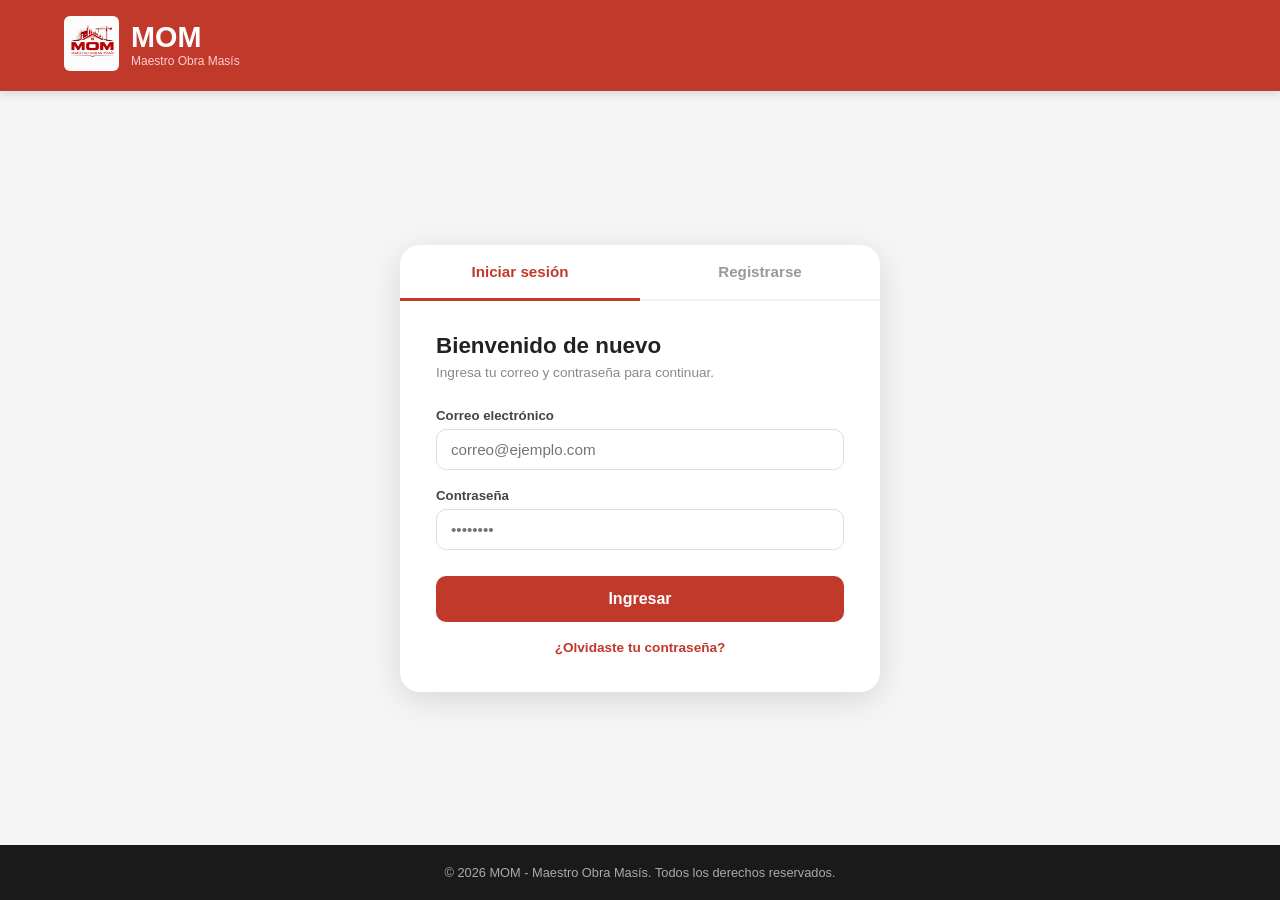
<file: login.html>
<!DOCTYPE html>
<html lang="es">
<head>
    <meta charset="UTF-8">
    <meta name="viewport" content="width=device-width, initial-scale=1.0">
    <title>MOM | Ingresar</title>
    <link rel="stylesheet" href="css/styles.css">
    <style>
        * { margin: 0; padding: 0; box-sizing: border-box; }

        body {
            font-family: 'Segoe UI', Tahoma, Geneva, Verdana, sans-serif;
            background-color: #f5f5f5;
            min-height: 100vh;
            display: flex;
            flex-direction: column;
            padding-top: 0 !important;
        }

        .auth-header {
            background-color: #c0392b;
            padding: 16px 0;
            box-shadow: 0 2px 10px rgba(0,0,0,0.15);
        }

        .auth-header .container {
            width: min(90%, 1200px);
            margin: 0 auto;
            display: flex;
            align-items: center;
            gap: 12px;
        }

        .auth-header .logo-img img {
            height: 55px;
            width: auto;
            object-fit: contain;
            border-radius: 6px;
        }

        .auth-header .logo-text h1 {
            color: white;
            font-size: 1.8rem;
            line-height: 1;
        }

        .auth-header .logo-text p {
            color: #ffcdd2;
            font-size: 0.75rem;
        }

        .auth-main {
            flex: 1;
            display: flex;
            align-items: center;
            justify-content: center;
            padding: 40px 20px;
        }

        .auth-card {
            background: white;
            border-radius: 20px;
            box-shadow: 0 8px 32px rgba(0,0,0,0.12);
            width: min(100%, 480px);
            overflow: hidden;
        }

        .auth-tabs {
            display: flex;
            border-bottom: 2px solid #f0f0f0;
        }

        .auth-tab {
            flex: 1;
            padding: 18px;
            text-align: center;
            font-weight: 700;
            font-size: 0.95rem;
            cursor: pointer;
            color: #999;
            background: none;
            border: none;
            transition: all 0.2s ease;
        }

        .auth-tab.active {
            color: #c0392b;
            border-bottom: 3px solid #c0392b;
            margin-bottom: -2px;
        }

        .auth-body {
            padding: 32px 36px 36px;
        }

        .form-panel { display: none; }
        .form-panel.active { display: block; }

        .auth-title {
            font-size: 1.4rem;
            color: #222;
            margin-bottom: 6px;
        }

        .auth-subtitle {
            font-size: 0.85rem;
            color: #888;
            margin-bottom: 28px;
        }

        .form-group {
            margin-bottom: 18px;
        }

        .form-group label {
            display: block;
            font-size: 0.83rem;
            font-weight: 700;
            color: #444;
            margin-bottom: 6px;
        }

        .form-group input,
        .form-group select {
            width: 100%;
            padding: 11px 14px;
            border: 1.5px solid #ddd;
            border-radius: 10px;
            font-size: 0.95rem;
            outline: none;
            transition: border-color 0.2s;
            font-family: inherit;
            background: white;
            color: #333;
        }

        .form-group input:focus,
        .form-group select:focus {
            border-color: #c0392b;
        }

        .form-group input.error,
        .form-group select.error {
            border-color: #e74c3c;
            background: #fff5f5;
        }

        .field-error {
            font-size: 0.78rem;
            color: #e74c3c;
            margin-top: 4px;
            display: none;
        }

        .rol-selector {
            display: grid;
            grid-template-columns: 1fr 1fr;
            gap: 10px;
            margin-bottom: 4px;
        }

        .rol-option {
            border: 1.5px solid #ddd;
            border-radius: 12px;
            padding: 14px 12px;
            text-align: center;
            cursor: pointer;
            transition: all 0.2s ease;
            background: white;
        }

        .rol-option:hover {
            border-color: #c0392b;
            background: #fff5f5;
        }

        .rol-option.selected {
            border-color: #c0392b;
            background: #fff0f0;
        }

        .rol-option .rol-icon {
            font-size: 1.8rem;
            margin-bottom: 6px;
        }

        .rol-option .rol-nombre {
            font-weight: 700;
            font-size: 0.9rem;
            color: #333;
            display: block;
        }

        .rol-option .rol-desc {
            font-size: 0.75rem;
            color: #888;
            display: block;
            margin-top: 2px;
        }

        .rol-option.selected .rol-nombre { color: #c0392b; }
        .rol-option.selected .rol-desc { color: #c0392b; opacity: 0.7; }

        .btn-submit {
            width: 100%;
            background-color: #c0392b;
            color: white;
            border: none;
            padding: 14px;
            border-radius: 10px;
            font-size: 1rem;
            font-weight: 700;
            cursor: pointer;
            transition: background-color 0.2s, transform 0.1s;
            margin-top: 8px;
            font-family: inherit;
        }

        .btn-submit:hover { background-color: #a93226; }
        .btn-submit:active { transform: scale(0.99); }

        .form-footer-link {
            text-align: center;
            margin-top: 16px;
        }

        .form-footer-link a {
            color: #c0392b;
            font-size: 0.85rem;
            text-decoration: none;
            font-weight: 600;
        }

        .form-footer-link a:hover { text-decoration: underline; }

        .alert {
            padding: 12px 16px;
            border-radius: 10px;
            font-size: 0.88rem;
            font-weight: 600;
            margin-bottom: 20px;
            display: none;
        }

        .alert.success {
            background: #e8f5e9;
            color: #2e7d32;
            border-left: 4px solid #4caf50;
        }

        .alert.error {
            background: #ffebee;
            color: #c62828;
            border-left: 4px solid #e53935;
        }

        .modal-backdrop {
            position: fixed;
            inset: 0;
            background: rgba(0,0,0,0.55);
            z-index: 500;
            display: flex;
            align-items: center;
            justify-content: center;
            opacity: 0;
            pointer-events: none;
            transition: opacity 0.25s;
        }

        .modal-backdrop.open {
            opacity: 1;
            pointer-events: auto;
        }

        .modal-box {
            background: white;
            border-radius: 16px;
            padding: 32px;
            width: min(90%, 400px);
            position: relative;
        }

        .modal-box h3 {
            color: #c0392b;
            font-size: 1.3rem;
            margin-bottom: 8px;
        }

        .modal-box p {
            font-size: 0.88rem;
            color: #666;
            margin-bottom: 20px;
            line-height: 1.5;
        }

        .modal-close-btn {
            position: absolute;
            top: 14px; right: 18px;
            background: none;
            border: none;
            font-size: 1.6rem;
            cursor: pointer;
            color: #aaa;
            line-height: 1;
        }

        .modal-close-btn:hover { color: #333; }

        .auth-footer {
            background-color: #1a1a1a;
            color: #aaa;
            text-align: center;
            padding: 20px;
            font-size: 0.8rem;
        }

        @media (max-width: 480px) {
            .auth-body { padding: 24px 20px 28px; }
            .rol-selector { grid-template-columns: 1fr 1fr; }
        }
    </style>
</head>
<body>

    <header class="auth-header">
        <div class="container">
            <a href="index.html" class="logo-link" style="display:flex;align-items:center;gap:12px;">
            <div class="logo-img">
                <img src="assets/images/logo.jpeg" alt="MOM Logo">
            </div>
            <div class="logo-text">
                <h1>MOM</h1>
                <p>Maestro Obra Masís</p>
            </div>
            </a>
        </div>
    </header>

    <main class="auth-main">
        <div class="auth-card">
            <div class="auth-tabs">
                <button class="auth-tab active" onclick="switchTab('login')">Iniciar sesión</button>
                <button class="auth-tab" onclick="switchTab('registro')">Registrarse</button>
            </div>

            <div class="auth-body">
                <div class="form-panel active" id="panel-login">
                    <h2 class="auth-title">Bienvenido de nuevo</h2>
                    <p class="auth-subtitle">Ingresa tu correo y contraseña para continuar.</p>

                    <div class="alert" id="login-alert"></div>

                    <div class="form-group">
                        <label for="login-email">Correo electrónico</label>
                        <input type="email" id="login-email" placeholder="correo@ejemplo.com">
                        <span class="field-error" id="err-login-email">Ingresa un correo válido.</span>
                    </div>

                    <div class="form-group">
                        <label for="login-pass">Contraseña</label>
                        <input type="password" id="login-pass" placeholder="••••••••">
                        <span class="field-error" id="err-login-pass">La contraseña es obligatoria.</span>
                    </div>

                    <button class="btn-submit" onclick="handleLogin()">Ingresar</button>

                    <div class="form-footer-link">
                        <a href="#" onclick="openForgot(); return false;">¿Olvidaste tu contraseña?</a>
                    </div>
                </div>

                <div class="form-panel" id="panel-registro">
                    <h2 class="auth-title">Crear cuenta</h2>
                    <p class="auth-subtitle">Elige cómo quieres usar MOM.</p>

                    <div class="alert" id="registro-alert"></div>

                    <div class="form-group">
                        <label>Soy un…</label>
                        <div class="rol-selector">
                            <div class="rol-option selected" id="rol-cliente" onclick="seleccionarRol('cliente')">
                                <div class="rol-icon">🏠</div>
                                <span class="rol-nombre">Cliente</span>
                                <span class="rol-desc">Busco un constructor</span>
                            </div>
                            <div class="rol-option" id="rol-constructor" onclick="seleccionarRol('constructor')">
                                <div class="rol-icon">🔨</div>
                                <span class="rol-nombre">Constructor</span>
                                <span class="rol-desc">Ofrezco mis servicios</span>
                            </div>
                        </div>
                        <span class="field-error" id="err-rol" style="display:none;">Selecciona un tipo de cuenta.</span>
                    </div>

                    <div class="form-group">
                        <label for="reg-nombre">Nombre completo</label>
                        <input type="text" id="reg-nombre" placeholder="Ej: Viviana Masís">
                        <span class="field-error" id="err-nombre">El nombre es obligatorio.</span>
                    </div>

                    <div class="form-group">
                        <label for="reg-email">Correo electrónico</label>
                        <input type="email" id="reg-email" placeholder="correo@ejemplo.com">
                        <span class="field-error" id="err-reg-email">Ingresa un correo válido.</span>
                    </div>

                    <div class="form-group">
                        <label for="reg-pass">Contraseña</label>
                        <input type="password" id="reg-pass" placeholder="Mínimo 6 caracteres">
                        <span class="field-error" id="err-reg-pass">La contraseña debe tener al menos 6 caracteres.</span>
                    </div>

                    <div class="form-group">
                        <label for="reg-pass2">Confirmar contraseña</label>
                        <input type="password" id="reg-pass2" placeholder="Repetir contraseña">
                        <span class="field-error" id="err-reg-pass2">Las contraseñas no coinciden.</span>
                    </div>

                    <button class="btn-submit" onclick="handleRegistro()">Crear cuenta</button>
                </div>
            </div>
        </div>
    </main>

    <div class="modal-backdrop" id="forgotModal">
        <div class="modal-box">
            <button class="modal-close-btn" onclick="closeForgot()">×</button>
            <h3>Recuperar contraseña</h3>
            <p>Ingresa tu correo y te enviaremos un enlace para restablecer tu contraseña.</p>

            <div class="alert" id="forgot-alert"></div>

            <div class="form-group">
                <label for="forgot-email">Correo electrónico</label>
                <input type="email" id="forgot-email" placeholder="correo@ejemplo.com">
                <span class="field-error" id="err-forgot-email">Ingresa un correo válido.</span>
            </div>

            <button class="btn-submit" onclick="handleForgot()">Enviar enlace</button>
        </div>
    </div>

    <footer class="auth-footer">
        <p>&copy; 2026 MOM - Maestro Obra Masís. Todos los derechos reservados.</p>
    </footer>

    <script>
        // Rol seleccionado por el usuario (cliente o constructor)
        let rolSeleccionado = 'cliente';

        // Cambia entre las pestañas de inicio de sesión y registro
        function switchTab(tab) {
            document.querySelectorAll('.auth-tab').forEach((t, i) => {
                t.classList.toggle('active', (i === 0 && tab === 'login') || (i === 1 && tab === 'registro'));
            });
            document.getElementById('panel-login').classList.toggle('active', tab === 'login');
            document.getElementById('panel-registro').classList.toggle('active', tab === 'registro');
            clearAlerts();
        }

        // Selecciona el rol del usuario (cliente o constructor)
        function seleccionarRol(rol) {
            rolSeleccionado = rol;
            document.getElementById('rol-cliente').classList.toggle('selected', rol === 'cliente');
            document.getElementById('rol-constructor').classList.toggle('selected', rol === 'constructor');
        }

        // Muestra un mensaje de alerta en un elemento específico
        function showAlert(id, msg, type) {
            const el = document.getElementById(id);
            el.textContent = msg;
            el.className = 'alert ' + type;
            el.style.display = 'block';
        }

        // Limpia todas las alertas visibles en la página
        function clearAlerts() {
            document.querySelectorAll('.alert').forEach(a => { a.style.display = 'none'; });
        }

        // Marca o desmarca un campo como inválido y muestra su error
        function markError(inputId, errorId, show) {
            document.getElementById(inputId).classList.toggle('error', show);
            document.getElementById(errorId).style.display = show ? 'block' : 'none';
        }

        // Maneja el proceso de inicio de sesión
        function handleLogin() {
            const email = document.getElementById('login-email').value.trim();
            const pass  = document.getElementById('login-pass').value;

            let ok = true;
            const emailOk = /^[^\s@]+@[^\s@]+\.[^\s@]+$/.test(email);
            markError('login-email', 'err-login-email', !emailOk);
            if (!emailOk) ok = false;

            markError('login-pass', 'err-login-pass', !pass);
            if (!pass) ok = false;

            if (!ok) return;

            const usuarios = JSON.parse(localStorage.getItem('mom_usuarios') || '[]');
            const usuario  = usuarios.find(u => u.email === email && u.password === pass);

            if (!usuario) {
                showAlert('login-alert', 'Correo o contraseña incorrectos.', 'error');
                return;
            }

            localStorage.setItem('mom_sesion', JSON.stringify(usuario));
            window.location.href = 'index.html';
        }

        // Maneja el proceso de registro de usuario
        function handleRegistro() {
            const nombre = document.getElementById('reg-nombre').value.trim();
            const email  = document.getElementById('reg-email').value.trim();
            const pass   = document.getElementById('reg-pass').value;
            const pass2  = document.getElementById('reg-pass2').value;

            let ok = true;

            markError('reg-nombre', 'err-nombre', !nombre);
            if (!nombre) ok = false;

            const emailOk = /^[^\s@]+@[^\s@]+\.[^\s@]+$/.test(email);
            markError('reg-email', 'err-reg-email', !emailOk);
            if (!emailOk) ok = false;

            markError('reg-pass', 'err-reg-pass', pass.length < 6);
            if (pass.length < 6) ok = false;

            markError('reg-pass2', 'err-reg-pass2', pass !== pass2);
            if (pass !== pass2) ok = false;

            if (!ok) return;

            const usuarios = JSON.parse(localStorage.getItem('mom_usuarios') || '[]');
            if (usuarios.find(u => u.email === email)) {
                showAlert('registro-alert', 'Ya existe una cuenta con ese correo.', 'error');
                return;
            }

            const nuevoUsuario = {
                id: Date.now(),
                nombre,
                email,
                password: pass,
                rol: rolSeleccionado,       
                foto: null,
                nivel: 1, 
                fechaRegistro: new Date().toLocaleDateString('es-CR')
            };

            usuarios.push(nuevoUsuario);
            localStorage.setItem('mom_usuarios', JSON.stringify(usuarios));
            localStorage.setItem('mom_sesion', JSON.stringify(nuevoUsuario));

            showAlert('registro-alert', '¡Cuenta creada exitosamente! Redirigiendo…', 'success');

            setTimeout(() => {
                window.location.href = 'index.html';
            }, 1200);
        }

        // Abre el modal de recuperación de contraseña
        function openForgot() {
            document.getElementById('forgotModal').classList.add('open');
        }

        // Cierra el modal de recuperación de contraseña
        function closeForgot() {
            document.getElementById('forgotModal').classList.remove('open');
            document.getElementById('forgot-email').value = '';
            document.getElementById('forgot-alert').style.display = 'none';
            markError('forgot-email', 'err-forgot-email', false);
        }

        // Maneja el envío del formulario de recuperación de contraseña
        function handleForgot() {
            const email = document.getElementById('forgot-email').value.trim();
            const emailOk = /^[^\s@]+@[^\s@]+\.[^\s@]+$/.test(email);

            markError('forgot-email', 'err-forgot-email', !emailOk);
            if (!emailOk) return;

            showAlert('forgot-alert', 'Si ese correo está registrado, recibirás el enlace en breve.', 'success');
            document.getElementById('forgot-email').value = '';
        }

        // Cierra el modal al hacer clic fuera del contenido
        document.getElementById('forgotModal').addEventListener('click', function(e) {
            if (e.target === this) closeForgot();
        });

        // Cambia a la pestaña de registro si el parámetro 'tab' está presente en la URL
        window.addEventListener('DOMContentLoaded', () => {
    const params = new URLSearchParams(window.location.search);

    if (params.get('tab') === 'registro') {
        switchTab('registro');
    }
});


        
    </script>
</body>
</html>
</file>
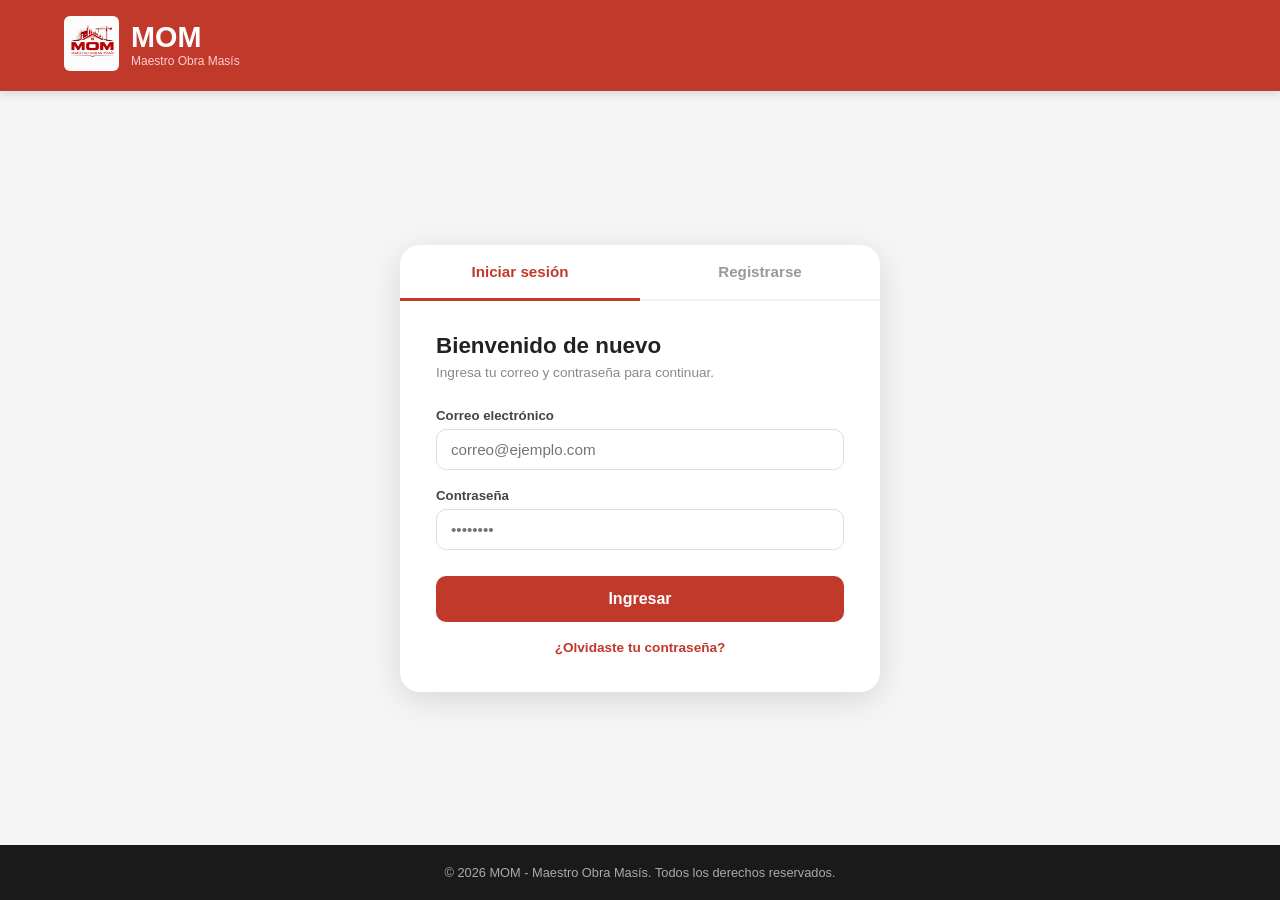
<file: tarjeta.html>
<!DOCTYPE html>
<html lang="es">
<head>
    <meta charset="UTF-8">
    <meta name="viewport" content="width=device-width, initial-scale=1.0">
    <title>MOM | Tarjeta MOM</title>
    <link rel="stylesheet" href="css/styles.css">
    <style>
        .tarjeta-header {
            margin-bottom: 30px;
        }

        .tarjeta-header h1 {
            color: #c0392b;
            font-size: clamp(1.3rem, 4vw, 1.8rem);
        }

        .tarjeta-header p {
            color: #666;
            font-size: 0.9rem;
        }

        .tarjeta-layout {
            display: grid;
            grid-template-columns: 1fr 1fr;
            gap: 30px;
            align-items: start;
        }

        @media (max-width: 900px) {
            .tarjeta-layout {
                grid-template-columns: 1fr;
            }
        }

        .tarjeta-form-section {
            background: white;
            border-radius: 16px;
            box-shadow: 0 4px 15px rgba(0,0,0,0.08);
            padding: 30px;
        }

        .tarjeta-form-section h2 {
            color: #c0392b;
            font-size: 1.2rem;
            margin-bottom: 20px;
            padding-bottom: 10px;
            border-bottom: 2px solid #ffebee;
        }

        .tarjeta-form-section .form-group {
            margin-bottom: 16px;
        }

        .tarjeta-form-section .form-group label {
            display: block;
            font-size: 0.85rem;
            font-weight: 600;
            margin-bottom: 5px;
            color: #444;
        }

        .tarjeta-form-section .form-group input,
        .tarjeta-form-section .form-group textarea,
        .tarjeta-form-section .form-group select {
            width: 100%;
            padding: 10px 12px;
            border: 1.5px solid #ddd;
            border-radius: 8px;
            font-size: 0.92rem;
            outline: none;
            transition: border-color 0.2s;
            font-family: inherit;
        }

        .tarjeta-form-section .form-group input:focus,
        .tarjeta-form-section .form-group textarea:focus,
        .tarjeta-form-section .form-group select:focus {
            border-color: #c0392b;
        }

        .tarjeta-form-section .form-group textarea {
            resize: vertical;
            min-height: 70px;
        }

        .btn-guardar {
            width: 100%;
            background-color: #c0392b;
            color: white;
            border: none;
            padding: 12px;
            border-radius: 8px;
            font-size: 1rem;
            font-weight: bold;
            cursor: pointer;
            transition: background-color 0.2s;
            margin-top: 6px;
        }

        .btn-guardar:hover {
            background-color: #a93226;
        }

        .btn-guardar:disabled {
            background-color: #ccc;
            cursor: not-allowed;
        }

        .tarjeta-preview-section {
            background: white;
            border-radius: 16px;
            box-shadow: 0 4px 15px rgba(0,0,0,0.08);
            padding: 30px;
            text-align: center;
        }

        .tarjeta-preview-section h2 {
            color: #c0392b;
            font-size: 1.2rem;
            margin-bottom: 20px;
            padding-bottom: 10px;
            border-bottom: 2px solid #ffebee;
        }

        .tarjeta-preview-avatar {
            width: 120px;
            height: 120px;
            border-radius: 50%;
            border: 4px solid #c0392b;
            object-fit: cover;
            margin: 0 auto 16px;
            display: block;
            background: #f0f0f0;
        }

        .tarjeta-preview-avatar-placeholder {
            display: flex;
            align-items: center;
            justify-content: center;
            font-size: 3rem;
            font-weight: bold;
            color: white;
            background: #c0392b;
        }

        .tarjeta-preview-contenido {
            text-align: center;
        }

        .btn-whatsapp-preview {
            display: inline-flex;
            align-items: center;
            gap: 6px;
            background: #25d366;
            color: white;
            padding: 8px 16px;
            border-radius: 8px;
            text-decoration: none;
            font-size: 0.85rem;
            font-weight: 600;
            margin: 12px 0;
        }

        .btn-whatsapp-preview:hover {
            background: #1da851;
        }

        .tarjeta-preview-nombre {
            font-size: 1.4rem;
            color: #c0392b;
            font-weight: bold;
            margin-bottom: 4px;
        }

        .tarjeta-preview-especialidad {
            color: #888;
            font-size: 0.9rem;
            margin-bottom: 10px;
        }

        .tarjeta-preview-provincia {
            color: #888;
            font-size: 0.85rem;
            margin-bottom: 6px;
        }

        .tarjeta-preview-contacto {
            color: #888;
            font-size: 0.85rem;
            margin-bottom: 14px;
        }

        .tarjeta-preview-desc {
            color: #555;
            font-size: 0.9rem;
            line-height: 1.5;
            margin-bottom: 16px;
            padding: 0 10px;
        }

        .tarjeta-preview-estado {
            display: inline-block;
            padding: 4px 16px;
            border-radius: 20px;
            font-size: 0.8rem;
            font-weight: bold;
            margin-bottom: 16px;
        }

        .tarjeta-preview-estado.disponible {
            background: #e8f5e9;
            color: #2e7d32;
        }

        .tarjeta-preview-estado.ocupado {
            background: #ffebee;
            color: #c62828;
        }

        .tarjeta-preview-rating {
            margin-bottom: 20px;
        }

        .tarjeta-preview-rating .estrellas {
            color: #f1c40f;
            font-size: 1.4rem;
        }

        .tarjeta-preview-rating .rating-num {
            color: #888;
            font-size: 0.85rem;
            margin-left: 6px;
        }

        .tarjeta-preview-social {
            display: flex;
            justify-content: center;
            gap: 14px;
            margin-top: 16px;
            padding-top: 16px;
            border-top: 1px solid #f0f0f0;
        }

        .tarjeta-preview-social a {
            display: flex;
            align-items: center;
            justify-content: center;
            width: 42px;
            height: 42px;
            border-radius: 50%;
            transition: transform 0.2s, background 0.2s;
            text-decoration: none;
        }

        .tarjeta-preview-social a:hover {
            transform: scale(1.15);
        }

        .social-instagram {
            background: radial-gradient(circle at 30% 30%, #fdf497, #fd5949, #d6249f, #285aeb);
        }

        .social-facebook {
            background: #1877f2;
        }

        .social-whatsapp {
            background: #25d366;
        }

        .tarjeta-vacia {
            color: #aaa;
            font-size: 0.9rem;
            padding: 40px 0;
        }

        .tarjeta-vacia .icono {
            font-size: 3rem;
            margin-bottom: 12px;
            opacity: 0.4;
        }

        .rating-interactivo {
            display: flex;
            flex-direction: column;
            align-items: center;
            gap: 8px;
            margin-top: 20px;
            padding-top: 16px;
            border-top: 1px solid #f0f0f0;
        }

        .rating-interactivo label {
            font-size: 0.85rem;
            color: #888;
            font-weight: 600;
        }

        .rating-estrellas {
            display: flex;
            gap: 4px;
        }

        .rating-estrellas button {
            background: none;
            border: none;
            font-size: 1.8rem;
            cursor: pointer;
            color: #ddd;
            transition: color 0.15s, transform 0.15s;
            padding: 0 2px;
        }

        .rating-estrellas button.activa {
            color: #f1c40f;
        }

        .rating-mensaje {
            font-size: 0.8rem;
            color: #999;
            min-height: 20px;
        }

        .categorias-checkbox-grid {
            display: grid;
            grid-template-columns: repeat(auto-fill, minmax(160px, 1fr));
            gap: 8px;
            margin-top: 4px;
        }

        .categoria-checkbox-item {
            display: flex;
            align-items: center;
            gap: 6px;
            padding: 6px 10px;
            border: 1.5px solid #e0e0e0;
            border-radius: 8px;
            cursor: pointer;
            transition: all 0.2s;
            font-size: 0.85rem;
            background: #fafafa;
            user-select: none;
        }

        .categoria-checkbox-item:hover {
            border-color: #c0392b;
            background: #fff5f5;
        }

        .categoria-checkbox-item input[type="checkbox"] {
            accent-color: #c0392b;
            width: 16px;
            height: 16px;
            cursor: pointer;
            margin: 0;
        }

        .categoria-checkbox-item.seleccionada {
            border-color: #c0392b;
            background: #ffebee;
            font-weight: 600;
        }

        .categoria-checkbox-item .cat-icono {
            font-size: 1.1rem;
        }

        .error-categorias {
            color: #c0392b;
            font-size: 0.82rem;
            margin-top: 4px;
            display: none;
        }

        @media (max-width: 768px) {
            .tarjeta-form-section,
            .tarjeta-preview-section {
                padding: 20px;
            }
        }

        @media (max-width: 480px) {
            .tarjeta-form-section .form-group input,
            .tarjeta-form-section .form-group textarea,
            .tarjeta-form-section .form-group select {
                font-size: 0.85rem;
                padding: 8px 10px;
            }
        }
    </style>
</head>
<body>

    <header class="site-header">
        <div class="main-header">
            <div class="container">
                <a href="index.html" class="logo-link">
                <div class="logo-container">
                    <div class="logo-img">
                        <img src="assets/images/logo.jpeg" alt="MOM Logo">
                    </div>
                    <div class="logo-text">
                        <h1>MOM</h1>
                        <p>Maestro Obra Masís</p>
                    </div>
                </div>
                </a>
                <div class="header-actions">

    <button class="btn-login" id="btnLogin"
        onclick="window.location.href='login.html'">
        Ingresar
    </button>

    <a href="carrito.html" class="btn-carrito-header" id="btnCarritoHeader" title="Ver carrito">
        <svg viewBox="0 0 24 24" width="18" height="18" fill="none" stroke="currentColor" stroke-width="2">
            <circle cx="9" cy="21" r="1"/><circle cx="20" cy="21" r="1"/>
            <path d="M1 1h4l2.68 13.39a2 2 0 0 0 2 1.61h9.72a2 2 0 0 0 2-1.61L23 6H6"/>
        </svg>
        <span class="carrito-badge" id="contadorCarrito">0</span>
    </a>

    <div class="perfil hidden" id="userProfile">
        <img id="profileImg" src="data:image/svg+xml,%3Csvg xmlns='http://www.w3.org/2000/svg' viewBox='0 0 40 40'%3E%3Crect fill='%23c0392b' width='40' height='40'/%3E%3Ctext x='20' y='26' text-anchor='middle' fill='white' font-size='18' font-weight='bold' font-family='sans-serif'%3E%3F%3C/text%3E%3C/svg%3E" alt="Perfil">
        <div>
            <span id="profileName">Usuario</span>
            <div class="nivel" id="profileNivel">Nivel 1</div>
        </div>
    </div>

</div>
            </div>
        </div>

        <div class="nav-tabs">
            <div class="container">
                <ul>
                    <li><a href="index.html">Inicio</a></li>
                    <li><a href="constructores.html">Constructores</a></li>
                    <li id="tab-tarjeta" class="hidden"><a href="tarjeta.html" class="active">Tarjeta MOM</a></li>
                    <li><a href="categorias.html">Categorías</a></li>
                    <li><a href="carrito.html">Carrito de presupuestos</a></li>
                    <li><a href="acerca.html">Acerca de</a></li>
                </ul>
            </div>
        </div>
    </header>

    <div id="perfilModal" class="modal-overlay">
        <div class="modal-box">
            <button class="modal-close" onclick="closeModal('perfilModal')">&times;</button>
            <h3 id="modal-saludo">Mi perfil</h3>
            <p class="modal-desc" id="modal-rol-desc"></p>
            <button class="btn-submit btn-secundario" onclick="cerrarSesion()">Cerrar sesión</button>
        </div>
    </div>

    <main>
        <section class="hero hero-padding-sm">
            <div class="container">
                <div class="tarjeta-header">
                    <h1>Tarjeta MOM</h1>
                    <p>Completa tus datos para crear tu tarjeta profesional de constructor.</p>
                </div>

                <div class="tarjeta-layout">
                    <div class="tarjeta-form-section" id="tarjetaFormSection">
                        <h2>Datos del constructor</h2>
                        <div id="tarjetaForm"></div>
                    </div>

                    <div class="tarjeta-preview-section" id="tarjetaPreviewSection">
                        <h2>Vista previa</h2>
                        <div id="tarjetaPreview"></div>
                    </div>
                </div>

                <div class="rating-interactivo hidden" id="ratingSection">
                    <label>Califica a este constructor</label>
                    <div class="rating-estrellas" id="ratingEstrellas"></div>
                    <div class="rating-mensaje" id="ratingMensaje">Haz clic en una estrella para calificar</div>
                </div>

                <div class="tarjeta-galeria-section" id="tarjetaGaleriaSection">
                    <h2>Galería de trabajos <span class="obligatorio">(Obligatorio - 3 imágenes)</span></h2>
                    <div class="tarjeta-galeria-upload" id="tarjetaGaleriaUpload">
                        <input id="tarjetaGaleriaTituloInput" type="text" placeholder="Título del trabajo (opcional)..." maxlength="60" class="tarjeta-galeria-titulo-input">
                        <label id="tarjetaGaleriaLabel" class="tarjeta-galeria-label">
                            <svg viewBox="0 0 24 24" width="28" height="28" fill="none" stroke="#c0392b" stroke-width="1.8"><path d="M21 15v4a2 2 0 0 1-2 2H5a2 2 0 0 1-2-2v-4"/><polyline points="17 8 12 3 7 8"/><line x1="12" y1="3" x2="12" y2="15"/></svg>
                            <span class="tarjeta-galeria-label-text">Subir fotos de trabajos realizados</span>
                            <span class="tarjeta-galeria-label-hint">Debes subir exactamente 3 imágenes · JPG, PNG</span>
                            <input id="tarjetaGaleriaInput" type="file" accept="image/*" multiple style="display:none;">
                        </label>
                        <p id="tarjetaGaleriaError" class="tarjeta-galeria-error"></p>
                    </div>
                    <div id="tarjetaGaleriaGrid" class="tarjeta-galeria-grid"></div>
                    <p id="tarjetaGaleriaVacia" class="tarjeta-galeria-vacia">Aún no has subido fotos de trabajos.</p>
                </div>
            </div>
        </section>
    </main>

    <div class="toast-tarjeta" id="toastTarjeta"></div>

    <footer>
        <div class="container">
            <p>&copy; 2026 MOM - Maestro Obra Masís. Todos los derechos reservados.</p>
            <p>
                <a href="index.html">Inicio</a> | 
                <a href="constructores.html">Constructores</a> | 
                <a href="tarjeta.html" id="tab-tarjeta-footer" class="hidden">Tarjeta MOM</a> | 
                <a href="categorias.html">Categorías</a> | 
                <a href="acerca.html">Acerca de</a>
            </p>
        </div>
    </footer>

    <script>
        // Abre un modal por su ID
        function openModal(id) {
            document.getElementById(id).classList.add('open');
        }

        // Cierra un modal por su ID
        function closeModal(id) {
            document.getElementById(id).classList.remove('open');
        }

        // Elimina la sesión de localStorage y redirige al login
        function cerrarSesion() {
            localStorage.removeItem('mom_sesion');
            window.location.href = 'login.html';
        }

        // IIFE: gestiona la sesión del usuario (muestra perfil o botones de login)
        (function() {
            const sesionData = localStorage.getItem('mom_sesion');
            const btnLogin = document.getElementById('btnLogin');
            const userProfile = document.getElementById('userProfile');
            const profileName = document.getElementById('profileName');
            const profileImg = document.getElementById('profileImg');
            const profileNivel = document.getElementById('profileNivel');
            const tabTarjeta = document.getElementById('tab-tarjeta');
            const tabTarjetaFooter = document.getElementById('tab-tarjeta-footer');

            if (sesionData) {
                const sesion = JSON.parse(sesionData);

                btnLogin.classList.add('hidden');
                userProfile.classList.remove('hidden');
                profileName.textContent = sesion.nombre;
                profileNivel.textContent = 'Nivel ' + (sesion.nivel || 1);

                const inicial = sesion.nombre.charAt(0).toUpperCase();
                profileImg.src = sesion.foto || "data:image/svg+xml,%3Csvg xmlns='http://www.w3.org/2000/svg' viewBox='0 0 40 40'%3E%3Crect fill='%23c0392b' width='40' height='40'/%3E%3Ctext x='20' y='26' text-anchor='middle' fill='white' font-size='18' font-weight='bold' font-family='sans-serif'%3E" + encodeURIComponent(inicial) + "%3C/text%3E%3C/svg%3E";

                userProfile.onclick = function() {
                    document.getElementById('modal-saludo').textContent = '¡Hola, ' + sesion.nombre + '!';
                    document.getElementById('modal-rol-desc').textContent =
                        sesion.rol === 'constructor'
                            ? 'Estás registrado como Constructor.'
                            : 'Estás registrado como Cliente.';
                    openModal('perfilModal');
                };

                if (sesion.rol === 'constructor') {
                    if (tabTarjeta) { tabTarjeta.classList.remove('hidden'); tabTarjeta.style.display = 'block'; }
                    if (tabTarjetaFooter) { tabTarjetaFooter.classList.remove('hidden'); tabTarjetaFooter.style.display = 'inline'; }
                    const _ch = document.getElementById('btnCarritoHeader');
                    if (_ch) _ch.style.display = 'none';
                    const _tc = document.querySelector('.nav-tabs a[href="carrito.html"]');
                    if (_tc) _tc.parentElement.style.display = 'none';
                } else {
                    if (tabTarjeta) { tabTarjeta.classList.add('hidden'); tabTarjeta.style.display = 'none'; }
                    if (tabTarjetaFooter) { tabTarjetaFooter.classList.add('hidden'); tabTarjetaFooter.style.display = 'none'; }
                    window.location.href = 'login.html';
                }
            } else {
                if (tabTarjeta) { tabTarjeta.classList.add('hidden'); tabTarjeta.style.display = 'none'; }
                if (tabTarjetaFooter) { tabTarjetaFooter.classList.add('hidden'); tabTarjetaFooter.style.display = 'none'; }
                window.location.href = 'login.html';
            }
        })();

        </script>
<script>
(function() {
    function mostrarToast(msg, esError) {
        var t = document.getElementById('toastTarjeta');
        if (!t) return;
        t.textContent = msg;
        t.classList.toggle('error', !!esError);
        t.classList.add('show');
        setTimeout(function() { t.classList.remove('show'); }, 3500);
    }

    var fotoDataURL = null;
    var categoriasDisponibles = [];

    function cargarCategorias() {
        return fetch('data/presupuestos.json')
            .then(function(r) { return r.json(); })
            .then(function(d) { categoriasDisponibles = d.categorias || []; })
            .catch(function() { categoriasDisponibles = []; });
    }

    function generarId() {
        return 'usr_' + Date.now() + '_' + Math.random().toString(36).substr(2, 6);
    }

    function cargarConstructoresUsuario() {
        try { return JSON.parse(localStorage.getItem('mom_constructores_usuario') || '[]'); } catch { return []; }
    }

    function guardarConstructoresUsuario(lista) {
        localStorage.setItem('mom_constructores_usuario', JSON.stringify(lista));
    }

    function obtenerSesion() {
        try { return JSON.parse(localStorage.getItem('mom_sesion') || 'null'); } catch { return null; }
    }

    function renderizarFormulario(datos) {
        var contenedor = document.getElementById('tarjetaForm');
        var form = document.createElement('form');
        form.id = 'formTarjeta';
        form.noValidate = true;

        var campos = [
            { id: 'nombre', label: 'Nombre completo', type: 'text', placeholder: 'Ej: Juan Masís Calero', required: true },
            { id: 'especialidad', label: 'Especialidad', type: 'text', placeholder: 'Ej: Maestro de obra', required: true },
            { id: 'provincia', label: 'Provincia', type: 'text', placeholder: 'Ej: Alajuela', required: true },
            { id: 'contacto', label: 'Teléfono', type: 'text', placeholder: 'Ej: 8732-4339', required: true },
            { id: 'whatsapp', label: 'WhatsApp', type: 'text', placeholder: 'Ej: 8732-4339', required: true },
            { id: 'instagram', label: 'Instagram (opcional)', type: 'text', placeholder: '@usuario o url', required: false },
            { id: 'facebook', label: 'Facebook (opcional)', type: 'text', placeholder: 'url o usuario', required: false },
        ];

        fotoDataURL = datos && datos.foto ? datos.foto : null;

        campos.forEach(function(c) {
            var grupo = document.createElement('div');
            grupo.className = 'form-group';
            var label = document.createElement('label');
            label.setAttribute('for', c.id);
            label.textContent = c.label;
            grupo.appendChild(label);
            var input = document.createElement('input');
            input.type = c.type;
            input.id = c.id;
            input.placeholder = c.placeholder || '';
            if (c.required) input.required = true;
            if (datos && datos[c.id]) input.value = datos[c.id];
            if (c.id === 'contacto' || c.id === 'whatsapp') {
                input.maxLength = 9;
                input.addEventListener('input', function() {
                    var val = this.value.replace(/[^0-9]/g, '').slice(0, 8);
                    if (val.length > 4) {
                        val = val.slice(0, 4) + '-' + val.slice(4);
                    }
                    this.value = val;
                });
            }
            grupo.appendChild(input);
            form.appendChild(grupo);
        });

        var grupoFoto = document.createElement('div');
        grupoFoto.className = 'form-group';
        var labelFoto = document.createElement('label');
        labelFoto.setAttribute('for', 'foto');
        labelFoto.textContent = 'Foto de perfil';
        grupoFoto.appendChild(labelFoto);
        var inputFoto = document.createElement('input');
        inputFoto.type = 'file';
        inputFoto.id = 'foto';
        inputFoto.accept = 'image/*';
        if (datos && datos.foto) {
            var lblFoto = document.createElement('span');
            lblFoto.className = 'file-label';
            lblFoto.textContent = ' (imagen cargada)';
            grupoFoto.appendChild(lblFoto);
        }
        inputFoto.addEventListener('change', function(e) {
            var file = e.target.files[0];
            if (!file) return;
            var reader = new FileReader();
            reader.onload = function(ev) {
                fotoDataURL = ev.target.result;
                var existing = grupoFoto.querySelector('.file-label');
                if (!existing) {
                    var lbl = document.createElement('span');
                    lbl.className = 'file-label';
                    lbl.textContent = ' (imagen cargada)';
                    grupoFoto.appendChild(lbl);
                }
            };
            reader.readAsDataURL(file);
        });
        grupoFoto.appendChild(inputFoto);
        form.appendChild(grupoFoto);

        var grupoDesc = document.createElement('div');
        grupoDesc.className = 'form-group';
        var labelDesc = document.createElement('label');
        labelDesc.setAttribute('for', 'descripcion');
        labelDesc.textContent = 'Descripción profesional';
        grupoDesc.appendChild(labelDesc);
        var textarea = document.createElement('textarea');
        textarea.id = 'descripcion';
        textarea.placeholder = 'Ej: Más de 25 años de experiencia en remodelaciones...';
        textarea.required = true;
        if (datos && datos.descripcion) textarea.value = datos.descripcion;
        grupoDesc.appendChild(textarea);
        form.appendChild(grupoDesc);

        var grupoEstado = document.createElement('div');
        grupoEstado.className = 'form-group';
        var labelEstado = document.createElement('label');
        labelEstado.setAttribute('for', 'estado');
        labelEstado.textContent = 'Estado';
        grupoEstado.appendChild(labelEstado);
        var select = document.createElement('select');
        select.id = 'estado';
        var op1 = document.createElement('option');
        op1.value = 'Disponible';
        op1.textContent = 'Disponible';
        var op2 = document.createElement('option');
        op2.value = 'Ocupado';
        op2.textContent = 'Ocupado';
        select.appendChild(op1);
        select.appendChild(op2);
        if (datos && datos.estado) select.value = datos.estado;
        grupoEstado.appendChild(select);
        form.appendChild(grupoEstado);

        var grupoCats = document.createElement('div');
        grupoCats.className = 'form-group';
        var labelCats = document.createElement('label');
        labelCats.textContent = 'Categor\u00edas de servicios que ofreces (selecciona al menos una)';
        labelCats.style.marginBottom = '6px';
        grupoCats.appendChild(labelCats);
        var gridCats = document.createElement('div');
        gridCats.className = 'categorias-checkbox-grid';
        gridCats.id = 'categoriasCheckboxGrid';
        var catsSeleccionadas = datos && datos.categoria ? datos.categoria.split(',').map(function(s) { return s.trim().toLowerCase(); }) : [];
        categoriasDisponibles.forEach(function(cat) {
            var item = document.createElement('label');
            item.className = 'categoria-checkbox-item';
            var cb = document.createElement('input');
            cb.type = 'checkbox';
            cb.value = cat.id;
            cb.checked = catsSeleccionadas.indexOf(cat.id) >= 0;
            cb.addEventListener('change', function() {
                item.classList.toggle('seleccionada', cb.checked);
            });
            item.appendChild(cb);
            var icono = document.createElement('span');
            icono.className = 'cat-icono';
            icono.textContent = cat.icono || '';
            item.appendChild(icono);
            var nombre = document.createElement('span');
            nombre.textContent = cat.nombre;
            item.appendChild(nombre);
            if (cb.checked) item.classList.add('seleccionada');
            gridCats.appendChild(item);
        });
        grupoCats.appendChild(gridCats);
        var errorCats = document.createElement('div');
        errorCats.className = 'error-categorias';
        errorCats.id = 'errorCategorias';
        errorCats.textContent = 'Debes seleccionar al menos una categor\u00eda.';
        grupoCats.appendChild(errorCats);
        form.appendChild(grupoCats);

        if (datos) {
            var btnBorrar = document.createElement('button');
            btnBorrar.type = 'button';
            btnBorrar.className = 'btn-guardar';
            btnBorrar.style.cssText = 'background:#e74c3c;margin-top:4px;';
            btnBorrar.textContent = 'Borrar tarjeta';
            btnBorrar.addEventListener('click', function() {
                if (!confirm('\u00bfEst\u00e1s seguro de eliminar tu tarjeta MOM? Esta acci\u00f3n no se puede deshacer.')) return;
                var lista = cargarConstructoresUsuario();
                var idx = -1;
                for (var i = 0; i < lista.length; i++) {
                    if (lista[i].id === datos.id || lista[i].userId === datos.userId) { idx = i; break; }
                }
                if (idx >= 0) {
                    lista.splice(idx, 1);
                    guardarConstructoresUsuario(lista);
                    localStorage.removeItem('mom_galeria_' + datos.id);
                    localStorage.removeItem('mom_galeria_temp');
                    mostrarToast('Tarjeta eliminada correctamente.');
                    setTimeout(function() { location.reload(); }, 1000);
                }
            });
            form.appendChild(btnBorrar);
        }

        var btn = document.createElement('button');
        btn.type = 'submit';
        btn.className = 'btn-guardar';
        btn.textContent = datos ? 'Actualizar tarjeta' : 'Crear tarjeta';
        form.appendChild(btn);

        form.addEventListener('submit', function(e) {
            e.preventDefault();
            var data = {};
            campos.forEach(function(c) {
                var el = document.getElementById(c.id);
                if (el) data[c.id] = el.value.trim();
            });
            data.descripcion = document.getElementById('descripcion').value.trim();
            data.estado = document.getElementById('estado').value;
            data.foto = fotoDataURL || (datos ? datos.foto : null) || '';

            var catsSeleccionadas = [];
            document.querySelectorAll('#categoriasCheckboxGrid input[type="checkbox"]:checked').forEach(function(cb) {
                catsSeleccionadas.push(cb.value);
            });

            var errores = [];
            if (!data.nombre) errores.push('Nombre completo');
            if (!data.especialidad) errores.push('Especialidad');
            if (!data.provincia) errores.push('Provincia');
            if (!data.contacto) errores.push('Teléfono');
            if (!data.whatsapp) errores.push('WhatsApp');
            if (!data.descripcion) errores.push('Descripción profesional');
            if (!data.foto) errores.push('Foto de perfil');
            if (catsSeleccionadas.length === 0) errores.push('Categorías');

            if (errores.length > 0) {
                mostrarToast('Faltan campos obligatorios: ' + errores.join(', '), true);
                if (catsSeleccionadas.length === 0) {
                    document.getElementById('errorCategorias').style.display = 'block';
                    document.getElementById('categoriasCheckboxGrid').scrollIntoView({ behavior: 'smooth', block: 'center' });
                }
                return;
            }

            var fotosGuardadas = [];
            try { fotosGuardadas = JSON.parse(localStorage.getItem('mom_galeria_temp') || '[]'); } catch {}

            if (fotosGuardadas.length < 3) {
                mostrarToast('Debes subir exactamente 3 imágenes de galería (llevas ' + fotosGuardadas.length + ').', true);
                return;
            }

            var sesion = obtenerSesion();
            var id = datos && datos.id ? datos.id : (sesion ? sesion.id : null) || generarId();

            var entrada = {
                id: id,
                userId: sesion ? sesion.id : 'anon_' + Date.now(),
                nombre: data.nombre,
                especialidad: data.especialidad,
                categoria: catsSeleccionadas.join(','),
                provincia: data.provincia,
                presupuestoBase: 0,
                estado: data.estado,
                contacto: data.contacto,
                foto: data.foto,
                descripcion: data.descripcion,
                experiencia: 0,
                calificacion: datos ? (datos.calificacion || 0) : 0,
                instagram: data.instagram || '',
                facebook: data.facebook || '',
                whatsapp: data.whatsapp || '',
                galeria: fotosGuardadas
            };

            var lista = cargarConstructoresUsuario();
            var idx = -1;
            for (var i = 0; i < lista.length; i++) {
                if (lista[i].id === id || lista[i].userId === entrada.userId) { idx = i; break; }
            }
            if (idx >= 0) { lista[idx] = entrada; } else { lista.push(entrada); }
            guardarConstructoresUsuario(lista);

            localStorage.setItem('mom_galeria_' + id, JSON.stringify(fotosGuardadas));
            localStorage.removeItem('mom_galeria_temp');

            entrada._esActualizacion = idx >= 0;
            mostrarToast('Tarjeta guardada correctamente.');
            renderizarPreview(entrada);
            mostrarExito(entrada);
        });

        contenedor.innerHTML = '';
        contenedor.appendChild(form);
    }

    function renderizarPreview(datos) {
        var contenedor = document.getElementById('tarjetaPreview');
        if (!datos) {
            contenedor.innerHTML = '<div class="tarjeta-vacia"><div class="icono">&#128100;</div><p>Completa el formulario para ver tu tarjeta.</p></div>';
            return;
        }
        var inicial = datos.nombre ? datos.nombre.charAt(0).toUpperCase() : '?';
        var fotoSrc = datos.foto || '';
        contenedor.innerHTML = '<div class="tarjeta-preview-contenido">' +
            (fotoSrc ? '<img src="' + fotoSrc + '" alt="' + datos.nombre + '" class="tarjeta-preview-avatar">' : '<div class="tarjeta-preview-avatar tarjeta-preview-avatar-placeholder">' + inicial + '</div>') +
            '<div class="tarjeta-preview-nombre">' + (datos.nombre || 'Sin nombre') + '</div>' +
            '<div class="tarjeta-preview-especialidad">' + (datos.especialidad ? 'Especialidad: ' + datos.especialidad : '') + '</div>' +
            '<div class="tarjeta-preview-provincia">&#128205; ' + (datos.provincia || '') + '</div>' +
            '<div class="tarjeta-preview-contacto">&#128222; ' + (datos.contacto || '') + '</div>' +
            '<div class="tarjeta-preview-desc">' + (datos.descripcion || '') + '</div>' +
            '<div class="tarjeta-preview-estado ' + (datos.estado === 'Disponible' ? 'disponible' : 'ocupado') + '">' + (datos.estado || 'Disponible') + '</div>' +
            (datos.whatsapp ? '<a href="https://wa.me/' + datos.whatsapp.replace(/[^0-9]/g,'') + '?text=Hola%2C%20me%20gustar%C3%ADa%20contratar%20un%20servicio" target="_blank" class="btn-whatsapp-preview"><svg viewBox="0 0 24 24" width="18" height="18" fill="white"><path d="M17.472 14.382c-.297-.149-1.758-.867-2.03-.967-.273-.099-.471-.148-.67.15-.197.297-.767.966-.94 1.164-.173.199-.347.223-.644.075-.297-.15-1.255-.463-2.39-1.475-.883-.788-1.48-1.761-1.653-2.059-.173-.297-.018-.458.13-.606.134-.133.298-.347.446-.52.149-.174.198-.298.298-.497.099-.198.05-.371-.025-.52-.075-.149-.669-1.612-.916-2.207-.242-.579-.487-.5-.669-.51-.173-.008-.371-.01-.57-.01-.198 0-.52.074-.792.372-.272.297-1.04 1.016-1.04 2.479 0 1.462 1.065 2.875 1.213 3.074.149.198 2.096 3.2 5.077 4.487.709.306 1.262.489 1.694.625.712.227 1.36.195 1.871.118.571-.085 1.758-.719 2.006-1.413.248-.694.248-1.289.173-1.413-.074-.124-.272-.198-.57-.347m-5.421 7.403h-.004a9.87 9.87 0 0 1-5.031-1.378l-.361-.214-3.741.982.998-3.648-.235-.374a9.86 9.86 0 0 1-1.51-5.26c.001-5.45 4.436-9.884 9.888-9.884 2.64 0 5.122 1.03 6.988 2.898a9.825 9.825 0 0 1 2.893 6.994c-.003 5.45-4.437 9.884-9.885 9.884m8.413-18.297A11.815 11.815 0 0 0 12.05 0C5.495 0 .16 5.335.157 11.892c0 2.096.547 4.142 1.588 5.945L.057 24l6.305-1.654a11.882 11.882 0 0 0 5.683 1.448h.005c6.554 0 11.89-5.335 11.893-11.893a11.821 11.821 0 0 0-3.48-8.413z"/></svg> Contactar por WhatsApp</a>' : '') +
            '<div class="tarjeta-preview-social">' +
                (datos.instagram ? '<a href="' + (datos.instagram.startsWith('http') ? datos.instagram : 'https://instagram.com/' + datos.instagram.replace('@','')) + '" target="_blank" class="social-instagram" title="Instagram"><svg viewBox="0 0 24 24" width="20" height="20" fill="white"><path d="M12 2.163c3.204 0 3.584.012 4.85.07 3.252.148 4.771 1.691 4.919 4.919.058 1.265.069 1.645.069 4.849 0 3.205-.012 3.584-.069 4.849-.149 3.225-1.664 4.771-4.919 4.919-1.266.058-1.644.07-4.85.07-3.204 0-3.584-.012-4.849-.07-3.26-.149-4.771-1.699-4.919-4.92-.058-1.265-.07-1.644-.07-4.849 0-3.204.013-3.583.07-4.849.149-3.227 1.664-4.771 4.919-4.919 1.266-.057 1.645-.069 4.849-.069zM12 0C8.741 0 8.333.014 7.053.072 2.695.272.273 2.69.073 7.052.014 8.333 0 8.741 0 12c0 3.259.014 3.668.072 4.948.2 4.358 2.618 6.78 6.98 6.98C8.333 23.986 8.741 24 12 24c3.259 0 3.668-.014 4.948-.072 4.354-.2 6.782-2.618 6.979-6.98.059-1.28.073-1.689.073-4.948 0-3.259-.014-3.667-.072-4.947-.196-4.354-2.617-6.78-6.979-6.98C15.668.014 15.259 0 12 0zm0 5.838a6.162 6.162 0 1 0 0 12.324 6.162 6.162 0 0 0 0-12.324zM12 16a4 4 0 1 1 0-8 4 4 0 0 1 0 8zm6.406-11.845a1.44 1.44 0 1 0 0 2.881 1.44 1.44 0 0 0 0-2.881z"/></svg></a>' : '') +
                (datos.facebook ? '<a href="' + (datos.facebook.startsWith('http') ? datos.facebook : 'https://facebook.com/' + datos.facebook) + '" target="_blank" class="social-facebook" title="Facebook"><svg viewBox="0 0 24 24" width="20" height="20" fill="white"><path d="M24 12.073c0-6.627-5.373-12-12-12s-12 5.373-12 12c0 5.99 4.388 10.954 10.125 11.854v-8.385H7.078v-3.47h3.047V9.43c0-3.007 1.792-4.669 4.533-4.669 1.312 0 2.686.235 2.686.235v2.953H15.83c-1.491 0-1.956.925-1.956 1.874v2.25h3.328l-.532 3.47h-2.796v8.385C19.612 23.027 24 18.062 24 12.073z"/></svg></a>' : '') +
            '</div></div>';
    }

    function mostrarExito(datos) {
        var seccionGaleria = document.getElementById('tarjetaGaleriaSection');
        if (seccionGaleria) seccionGaleria.style.display = 'none';
        var contenedor = document.getElementById('tarjetaForm');
        var div = document.createElement('div');
        div.className = 'tarjeta-exito';
        div.innerHTML =
            '<div class="tarjeta-exito-icono">&#10004;&#65039;</div>' +
            '<h3 class="tarjeta-exito-titulo">Tarjeta ' + (datos._esActualizacion ? 'actualizada' : 'creada') + ' exitosamente</h3>' +
            '<p class="tarjeta-exito-desc">' + datos.nombre + ' ya aparece en la lista de constructores.</p>' +
            '<a href="constructores.html" class="btn-guardar" style="display:inline-block;text-decoration:none;margin-right:10px;">Ver constructores</a>' +
            '<button id="btnActualizarTarjeta" class="btn-guardar btn-secundario" style="display:inline-block;">Actualizar tarjeta</button>';
        contenedor.innerHTML = '';
        contenedor.appendChild(div);
        document.getElementById('btnActualizarTarjeta').addEventListener('click', function() {
            location.reload();
        });
    }

    function renderizarGaleriaTemp() {
        var grid = document.getElementById('tarjetaGaleriaGrid');
        var vacia = document.getElementById('tarjetaGaleriaVacia');
        if (!grid) return;
        grid.innerHTML = '';
        var fotos = [];
        try { fotos = JSON.parse(localStorage.getItem('mom_galeria_temp') || '[]'); } catch {}
        if (fotos.length === 0) {
            if (vacia) vacia.style.display = 'block';
            return;
        }
        if (vacia) vacia.style.display = 'none';
        fotos.forEach(function(foto, idx) {
            var wrapper = document.createElement('div');
            wrapper.className = 'galeria-img-wrapper';
            var img = document.createElement('img');
            img.src = foto.src;
            img.alt = foto.caption || '';
            img.style.cssText = 'width:100%;height:150px;object-fit:cover;display:block;border-radius:6px;';
            wrapper.appendChild(img);
            if (foto.caption) {
                var cap = document.createElement('p');
                cap.textContent = foto.caption;
                cap.className = 'galeria-caption';
                cap.style.fontSize = '0.82rem';
                wrapper.appendChild(cap);
            }
            var btnDel = document.createElement('button');
            btnDel.className = 'galeria-delete-btn';
            btnDel.innerHTML = '&times;';
            (function(i) {
                btnDel.addEventListener('click', function(e) {
                    e.stopPropagation();
                    if (!confirm('\u00bfEliminar esta foto?')) return;
                    var f = JSON.parse(localStorage.getItem('mom_galeria_temp') || '[]');
                    f.splice(i, 1);
                    localStorage.setItem('mom_galeria_temp', JSON.stringify(f));
                    renderizarGaleriaTemp();
                    actualizarContadorGaleria();
                });
            })(idx);
            wrapper.appendChild(btnDel);
            grid.appendChild(wrapper);
        });
        actualizarContadorGaleria();
    }

    function actualizarContadorGaleria() {
        var fotos = [];
        try { fotos = JSON.parse(localStorage.getItem('mom_galeria_temp') || '[]'); } catch {}
        var errorEl = document.getElementById('tarjetaGaleriaError');
        if (errorEl) {
            if (fotos.length < 3) {
                errorEl.textContent = 'Faltan ' + (3 - fotos.length) + ' imagen(es) por subir (m\u00ednimo 3).';
                errorEl.style.display = 'block';
                errorEl.classList.remove('success');
            } else {
                errorEl.textContent = '\u2713 3 im\u00e1genes listas';
                errorEl.style.display = 'block';
                errorEl.classList.add('success');
            }
        }
    }

    function configurarGaleriaInput() {
        var inputGaleria = document.getElementById('tarjetaGaleriaInput');
        if (!inputGaleria) return;
        inputGaleria.addEventListener('change', function(e) {
            var errorEl = document.getElementById('tarjetaGaleriaError');
            if (errorEl) errorEl.style.display = 'none';
            var tituloInput = document.getElementById('tarjetaGaleriaTituloInput');
            var titulo = tituloInput ? tituloInput.value.trim() : '';
            var archivos = Array.from(e.target.files);
            if (!archivos.length) return;
            var actuales = [];
            try { actuales = JSON.parse(localStorage.getItem('mom_galeria_temp') || '[]'); } catch {}
            var MAX = 3;
            if (actuales.length >= MAX) {
                if (errorEl) {
                    errorEl.textContent = 'Ya tienes ' + MAX + ' im\u00e1genes. Elimina alguna para subir otra.';
                    errorEl.style.display = 'block';
                }
                e.target.value = '';
                return;
            }
            var cupo = MAX - actuales.length;
            if (archivos.length > cupo) {
                if (errorEl) {
                    errorEl.textContent = 'Solo puedes subir ' + cupo + ' imagen(es) m\u00e1s (m\u00e1ximo ' + MAX + ').';
                    errorEl.style.display = 'block';
                }
                archivos = archivos.slice(0, cupo);
            }
            var procesados = 0;
            archivos.forEach(function(archivo) {
                if (!archivo.type.startsWith('image/')) {
                    if (++procesados === archivos.length) { e.target.value = ''; renderizarGaleriaTemp(); }
                    return;
                }
                var reader = new FileReader();
                reader.onload = function(ev) {
                    var f = [];
                    try { f = JSON.parse(localStorage.getItem('mom_galeria_temp') || '[]'); } catch {}
                    var captionFinal = titulo || archivo.name.replace(/\.[^.]+$/, '');
                    f.push({ src: ev.target.result, caption: captionFinal, fecha: new Date().toLocaleDateString('es-CR') });
                    localStorage.setItem('mom_galeria_temp', JSON.stringify(f));
                    if (++procesados === archivos.length) { e.target.value = ''; if (tituloInput) tituloInput.value = ''; renderizarGaleriaTemp(); }
                };
                reader.readAsDataURL(archivo);
            });
        });
    }

    document.addEventListener('DOMContentLoaded', function() {
        cargarCategorias().then(function() {
            var sesion = obtenerSesion();
            var datos = null;
            if (sesion) {
                var lista = cargarConstructoresUsuario();
                for (var i = 0; i < lista.length; i++) {
                    if (lista[i].userId === sesion.id) { datos = lista[i]; break; }
                }
            }
            renderizarFormulario(datos);
            renderizarPreview(datos);

            var seccionGaleria = document.getElementById('tarjetaGaleriaSection');
            if (seccionGaleria) seccionGaleria.style.display = 'block';
            renderizarGaleriaTemp();
            configurarGaleriaInput();

            if (datos) {
                var galeriaExiste = [];
                try { galeriaExiste = JSON.parse(localStorage.getItem('mom_galeria_' + datos.id) || '[]'); } catch {}
                if (galeriaExiste.length === 0 && datos.galeria && datos.galeria.length > 0) {
                    galeriaExiste = datos.galeria;
                }
                if (galeriaExiste.length > 0) {
                    localStorage.setItem('mom_galeria_temp', JSON.stringify(galeriaExiste));
                    renderizarGaleriaTemp();
                }
            }
        });
    });
})();
</script>

<script src="js/main.js"></script>

</body>
</html>
</file>
<file: css/styles.css>
/* === RESET Y BASE === */

* {
    margin: 0;
    padding: 0;
    box-sizing: border-box;
}

html {
    overflow-x: hidden;
}

body {
    font-family: 'Segoe UI', Tahoma, Geneva, Verdana, sans-serif;
    background-color: #f5f5f5;
    color: #333;
    padding-top: 160px;
    overflow-x: hidden;
    width: 100%;
}

/* === HEADER === */

.site-header {
    background-color: #c0392b;
    position: fixed;
    top: 0;
    left: 0;
    width: 100%;
    z-index: 1000;
    box-shadow: 0 2px 10px rgba(0, 0, 0, 0.1);
}

.main-header {
    padding: 12px 0 16px 0;
    border-bottom: 1px solid #e74c3c;
}

.main-header .container {
    display: flex;
    justify-content: space-between;
    align-items: center;
    flex-wrap: wrap;
    gap: 20px;
}

.logo-link {
    text-decoration: none;
    color: inherit;
}

.logo-container {
    display: flex;
    align-items: center;
    gap: 12px;
}

.logo-img img {
    height: 65px;
    width: auto;
    object-fit: contain;
    border-radius: 6px;
}

.logo-text h1 {
    color: white;
    font-size: clamp(1.4rem, 4vw, 2rem);
    line-height: 1;
    margin-bottom: 2px;
}

.logo-text p {
    color: white;
    font-size: 0.75rem;
}

.header-actions {
    display: flex;
    align-items: center;
    gap: 15px;
}

/* === BUSCADOR (HEADER) === */

.search-box {
    display: flex;
    align-items: center;
    background: rgba(255,255,255,0.2);
    border-radius: 25px;
    padding: 0 4px 0 14px;
    transition: background 0.3s;
}
.search-box:focus-within {
    background: rgba(255,255,255,0.35);
}
.search-box input {
    background: none;
    border: none;
    outline: none;
    color: white;
    font-size: 0.85rem;
    padding: 7px 0;
    min-width: 180px;
}
.search-box input::placeholder {
    color: rgba(255,255,255,0.65);
}
.search-box button {
    background: rgba(255,255,255,0.25);
    border: none;
    color: white;
    width: 32px;
    height: 32px;
    border-radius: 50%;
    cursor: pointer;
    display: flex;
    align-items: center;
    justify-content: center;
    transition: background 0.3s;
    margin-left: 6px;
}
.search-box button:hover {
    background: rgba(255,255,255,0.45);
}

.btn-login {
    background-color: transparent;
    color: white;
    border: 1px solid white;
    padding: 8px 20px;
    border-radius: 25px;
    cursor: pointer;
    font-weight: bold;
    font-size: 0.9rem;
    transition: all 0.3s ease;
    white-space: nowrap;
}

.btn-login:hover {
    background-color: white;
    color: #c0392b;
}

/* === CARRITO (HEADER) === */
.btn-carrito-header {
    display: inline-flex;
    align-items: center;
    gap: 6px;
    background-color: transparent;
    color: white;
    border: 1px solid white;
    padding: 7px 14px;
    border-radius: 25px;
    text-decoration: none;
    font-weight: bold;
    font-size: 0.85rem;
    transition: all 0.3s ease;
    white-space: nowrap;
    position: relative;
}
.btn-carrito-header:hover {
    background-color: white;
    color: #c0392b;
}
.btn-carrito-header svg {
    flex-shrink: 0;
}
.carrito-badge {
    background-color: #ffd54f;
    color: #333;
    border-radius: 50%;
    padding: 1px 7px;
    font-size: 0.72rem;
    font-weight: bold;
    min-width: 18px;
    text-align: center;
    line-height: 18px;
    display: inline-block;
}

/* === FAVORITOS (HEADER) === */
.btn-fav-header {
    background: none;
    border: none;
    color: white;
    font-size: 1.4rem;
    cursor: pointer;
    position: relative;
    padding: 4px 8px;
    transition: transform 0.2s;
    line-height: 1;
}
.btn-fav-header:hover {
    transform: scale(1.15);
}
.fav-badge {
    position: absolute;
    top: -2px;
    right: 0;
    background: #ffd54f;
    color: #333;
    font-size: 0.6rem;
    font-weight: bold;
    min-width: 16px;
    height: 16px;
    border-radius: 50%;
    display: flex;
    align-items: center;
    justify-content: center;
    padding: 0 3px;
}

/* === MODAL FAVORITOS === */
#favoritosLista .favorito-item {
    display: flex;
    justify-content: space-between;
    align-items: center;
    background: #fff;
    padding: 10px 14px;
    margin-bottom: 8px;
    border-radius: 8px;
    border-left: 4px solid #ffca28;
    box-shadow: 0 1px 3px rgba(0,0,0,0.08);
}
#favoritosLista .favorito-item a.fav-link {
    font-weight: 600;
    color: #c0392b;
    text-decoration: none;
    flex: 1;
    min-width: 0;
    word-break: break-word;
}
#favoritosLista .favorito-item a.fav-link:hover {
    text-decoration: underline;
}
.fav-vacio {
    color: #999;
    text-align: center;
    font-size: 0.9rem;
    margin: 10px 0;
    display: none;
}

/* === PERFIL DE USUARIO === */

.perfil {
    display: flex;
    align-items: center;
    gap: 10px;
    background-color: rgba(255, 255, 255, 0.15);
    padding: 6px 14px;
    border-radius: 25px;
    cursor: pointer;
    margin-bottom: -4px;
    transition: background-color 0.2s ease;
}

.perfil:hover {
    background-color: rgba(255, 255, 255, 0.25);
}

.perfil img {
    width: 34px;
    height: 34px;
    border-radius: 50%;
    object-fit: cover;
    border: 1px solid rgba(255, 255, 255, 0.5);
    flex-shrink: 0;
}

.perfil span {
    color: white;
    font-size: 0.9rem;
    font-weight: 600;
    white-space: nowrap;
}

.nivel {
    font-size: 0.7rem;
    color: #ffd54f;
    font-weight: bold;
}

.hidden {
    display: none !important;
}

/* === NAVEGACIÓN === */

.nav-tabs {
    padding: 8px 0 0 0;
}

.nav-tabs ul {
    list-style: none;
    display: flex;
    gap: 5px;
    flex-wrap: wrap;
}

.nav-tabs a {
    display: inline-block;
    padding: 8px 20px;
    color: white;
    text-decoration: none;
    font-weight: 600;
    border-radius: 8px 8px 0 0;
    transition: all 0.3s ease;
    white-space: nowrap;
}

.nav-tabs a:hover {
    background-color: rgba(255, 255, 255, 0.2);
}

.nav-tabs a.active {
    background-color: white;
    color: #c0392b;
}

/* === MODALES === */

.modal-overlay {
    position: fixed;
    top: 0;
    left: 0;
    width: 100%;
    height: 100%;
    background-color: rgba(0, 0, 0, 0.6);
    display: flex;
    justify-content: center;
    align-items: center;
    z-index: 2000;
    opacity: 0;
    pointer-events: none;
    transition: opacity 0.3s ease;
}

.modal-overlay.open {
    opacity: 1;
    pointer-events: auto;
}

.modal-box {
    background-color: white;
    padding: 30px;
    border-radius: 16px;
    width: min(90%, 420px);
    box-shadow: 0 10px 30px rgba(0,0,0,0.3);
    position: relative;
    transform: translateY(-20px);
    transition: transform 0.3s ease;
    max-height: 90vh;
    overflow-y: auto;
}

.modal-overlay.open .modal-box {
    transform: translateY(0);
}

.modal-close {
    position: absolute;
    top: 15px;
    right: 20px;
    background: none;
    border: none;
    font-size: 1.8rem;
    cursor: pointer;
    color: #888;
}

.modal-close:hover {
    color: #333;
}

.modal-box h3 {
    color: #c0392b;
    font-size: 1.5rem;
    margin-bottom: 20px;
    text-align: center;
}

.modal-desc {
    font-size: 0.9rem;
    color: #666;
    margin-bottom: 20px;
    text-align: center;
    line-height: 1.4;
}

.form-group {
    margin-bottom: 18px;
}

.form-group label {
    display: block;
    font-size: 0.85rem;
    font-weight: 600;
    margin-bottom: 6px;
    color: #444;
}

.form-group input,
.form-group textarea,
.form-group select {
    width: 100%;
    padding: 10px 14px;
    border: 1.5px solid #ddd;
    border-radius: 8px;
    font-size: 0.95rem;
    outline: none;
    transition: border-color 0.2s;
    font-family: inherit;
    background: white;
}

.form-group textarea {
    resize: vertical;
    min-height: 70px;
}

.form-group input:focus,
.form-group textarea:focus,
.form-group select:focus {
    border-color: #c0392b;
}

.btn-submit {
    width: 100%;
    background-color: #c0392b;
    color: white;
    border: none;
    padding: 12px;
    border-radius: 8px;
    font-size: 1rem;
    font-weight: bold;
    cursor: pointer;
    transition: background-color 0.2s;
    margin-top: 10px;
}

.btn-submit:hover {
    background-color: #a93226;
}

.modal-footer-links {
    margin-top: 15px;
    text-align: center;
}

.modal-footer-links a {
    color: #c0392b;
    font-size: 0.85rem;
    text-decoration: none;
    font-weight: 600;
}

.modal-footer-links a:hover {
    text-decoration: underline;
}

/* === CONTENEDOR GENERAL === */

.container {
    width: min(92%, 1200px);
    margin: 0 auto;
}

/* === HERO / PORTADA === */

.hero {
    background: linear-gradient(135deg, #fff5f5 0%, #ffffff 100%);
    padding: 60px 0;
    border-radius: 0 0 20px 20px;
}

.hero-content {
    display: flex;
    align-items: center;
    gap: 50px;
    flex-wrap: wrap;
}

.hero-text {
    flex: 1;
    min-width: 0;
}

.hero-badge {
    background-color: #c0392b;
    color: white;
    padding: 5px 15px;
    border-radius: 25px;
    font-size: 0.8rem;
    display: inline-block;
    margin-bottom: 15px;
}

.hero-text h1 {
    font-size: clamp(1.6rem, 4.5vw, 2.5rem);
    color: #c0392b;
    margin-bottom: 20px;
}

.hero-text p {
    font-size: clamp(0.95rem, 2.5vw, 1.1rem);
    color: #555;
    margin-bottom: 25px;
}

/* === BOTONES PRINCIPALES === */

.btn-primary {
    background-color: #c0392b;
    color: white;
    padding: 12px 28px;
    border-radius: 30px;
    text-decoration: none;
    font-weight: bold;
    display: inline-block;
    transition: all 0.3s ease;
    border: none;
    cursor: pointer;
}

.btn-primary:hover {
    background-color: #a93226;
    transform: scale(1.05);
}

.btn-link {
    color: #c0392b;
    padding: 12px 20px;
    text-decoration: none;
    font-weight: bold;
}

.hero-actions {
    display: flex;
    gap: 15px;
    flex-wrap: wrap;
    margin-bottom: 25px;
}

.hero-info {
    background-color: #ffebee;
    padding: 20px;
    border-left: 5px solid #c0392b;
    border-radius: 12px;
    position: relative;
}

.info-label {
    position: absolute;
    top: -12px;
    right: 20px;
    background-color: #c0392b;
    color: white;
    padding: 4px 12px;
    border-radius: 20px;
    font-size: 0.7rem;
}

.hero-image {
    flex: 1;
    min-width: 0;
    background: white;
    padding: 15px;
    border-radius: 16px;
    box-shadow: 0 8px 20px rgba(0, 0, 0, 0.1);
}

.hero-image img {
    width: 100%;
    border-radius: 12px;
}

.hero-image figcaption {
    text-align: center;
    font-size: 0.8rem;
    color: #777;
    margin-top: 10px;
}

/* === SECCIÓN PROBLEMA-SOLUCIÓN === */

.problema-solucion {
    background-color: white;
    padding: 60px 0;
}

.problema-solucion-grid {
    display: grid;
    grid-template-columns: 1fr 1fr;
    gap: 30px;
}

.card-problema, .card-solucion {
    background: #fafafa;
    padding: 30px;
    border-radius: 16px;
    border-top: 5px solid #c0392b;
    box-shadow: 0 4px 12px rgba(0, 0, 0, 0.05);
}

.card-problema h4, .card-solucion h4 {
    color: #c0392b;
    font-size: clamp(1.1rem, 3vw, 1.3rem);
    margin-bottom: 15px;
}

.card-problema p, .card-solucion p {
    color: #555;
    line-height: 1.6;
}

/* === SECCIÓN CATEGORÍAS === */

.categorias-dinamicas {
    background-color: #f5f5f5;
    padding: 60px 0;
}

.categorias-grid {
    display: grid;
    grid-template-columns: repeat(auto-fit, minmax(200px, 1fr));
    gap: 20px;
    margin-top: 30px;
}

.categoria-card {
    background: white;
    border-radius: 14px;
    padding: 25px 18px;
    text-align: center;
    box-shadow: 0 4px 12px rgba(0,0,0,0.07);
    cursor: pointer;
    transition: all 0.3s ease;
    border: 2px solid transparent;
}

.categoria-card:hover {
    transform: translateY(-4px);
    box-shadow: 0 8px 25px rgba(192, 57, 43, 0.15);
    border-color: #c0392b;
}

.categoria-card .cat-icono {
    font-size: 2.2rem;
    margin-bottom: 8px;
}

.categoria-card h4 {
    color: #c0392b;
    font-size: 1.05rem;
    margin-bottom: 4px;
}

.categoria-card p {
    font-size: 0.82rem;
    color: #999;
    margin: 0;
}

/* === FOOTER === */

footer {
    background-color: #1a1a1a;
    color: white;
    text-align: center;
    padding: 40px 20px;
}

footer a {
    color: #ffab91;
    text-decoration: none;
}

footer a:hover {
    color: white;
}

/* === RESPONSIVE === */

@media (max-width: 992px) {
    .hero-text h1 {
        font-size: clamp(1.4rem, 3.5vw, 2rem);
    }
}

@media (max-width: 768px) {
    body {
        padding-top: 210px;
    }

    .main-header .container {
        flex-direction: column;
        text-align: center;
        gap: 10px;
    }

    .logo-container {
        flex-direction: column;
        gap: 5px;
    }

    .logo-img img {
        height: 50px;
    }

    .header-actions {
        flex-wrap: wrap;
        justify-content: center;
        gap: 10px;
    }

    .search-box input {
        min-width: 140px;
    }

    .nav-tabs ul {
        justify-content: center;
    }

    .nav-tabs a {
        padding: 6px 14px;
        font-size: 0.85rem;
    }

    .hero-content {
        flex-direction: column;
        gap: 30px;
    }

    .hero {
        padding: 40px 0;
    }

    .hero-image {
        width: 100%;
    }

    .problema-solucion {
        padding: 40px 0;
    }

    .problema-solucion-grid {
        grid-template-columns: 1fr;
    }

    .categorias-dinamicas {
        padding: 40px 0;
    }

    .categorias-grid {
        grid-template-columns: repeat(auto-fit, minmax(160px, 1fr));
        gap: 15px;
    }

    .modal-box {
        padding: 24px 20px;
        width: min(95%, 420px);
    }

    footer {
        padding: 30px 16px;
    }
}

@media (max-width: 600px) {
    body {
        padding-top: 200px;
    }

    .logo-img img {
        height: 45px;
    }

    .header-actions {
        gap: 8px;
    }

    .search-box input {
        min-width: 100px;
        font-size: 0.8rem;
    }

    .btn-login {
        padding: 6px 14px;
        font-size: 0.8rem;
    }

    .hero {
        padding: 30px 0;
    }

    .hero-info {
        padding: 16px 14px;
    }
}

@media (max-width: 480px) {
    body {
        padding-top: 280px;
    }

    .logo-img img {
        height: 40px;
    }

    .logo-text h1 {
        font-size: 1.3rem;
    }

    .header-actions {
        flex-direction: column;
        width: 100%;
        gap: 6px;
    }

    .search-box {
        width: 100%;
    }
    .search-box input {
        min-width: 0;
        width: 100%;
    }

    .btn-login,
    .btn-carrito-header {
        width: 100%;
        text-align: center;
        justify-content: center;
    }

    .nav-tabs a {
        padding: 5px 10px;
        font-size: 0.78rem;
    }

    .hero-text h1 {
        font-size: 1.4rem;
    }

    .hero-actions {
        flex-direction: column;
    }

    .btn-primary, .btn-link {
        text-align: center;
    }

    .hero-info {
        padding: 14px 12px;
    }
    .info-label {
        right: 10px;
        font-size: 0.65rem;
    }

    .modal-box {
        padding: 20px 16px;
        width: 96%;
        border-radius: 12px;
    }
    .modal-box h3 {
        font-size: 1.2rem;
    }
}

/* === CONSTRUCTORES (LAYOUT GENERAL) === */
.constructores-main-container {
    display: flex;
    gap: 20px;
    padding: 20px;
    max-width: 1200px;
    margin: 0 auto;
}

.sidebar-filters {
    flex: 1;
    min-width: 280px;
    background: #f9f9f9;
    padding: 20px;
    border-radius: 8px;
    box-shadow: 0 2px 5px rgba(0,0,0,0.05);
    height: fit-content;
}

.constructores-content {
    flex: 3;
}

.filter-group {
    margin-bottom: 15px;
}

.filter-group label {
    display: block;
    margin-bottom: 5px;
    font-weight: bold;
}

.filter-group input, .filter-group select {
    width: 100%;
    padding: 8px;
    border: 1px solid #ccc;
    border-radius: 4px;
}

.cards-grid {
    display: grid;
    grid-template-columns: repeat(auto-fill, minmax(280px, 1fr));
    gap: 20px;
    margin-top: 20px;
}

/* === BOTÓN FAVORITO (TARJETA) === */
.btn-favorito {
    background: none;
    border: 2px solid #c0392b;
    font-size: 1.3rem;
    width: 38px;
    height: 38px;
    border-radius: 50%;
    cursor: pointer;
    color: #c0392b;
    display: flex;
    align-items: center;
    justify-content: center;
    transition: all 0.3s ease;
    line-height: 1;
    align-self: flex-end;
    flex-shrink: 0;
}
.btn-favorito:hover {
    border-color: #a93226;
    color: #a93226;
    transform: scale(1.1);
}
.btn-favorito.activo {
    border-color: #a93226;
    color: #a93226;
    background: #fff5f5;
}

/* === MODAL DE GALERÍA === */

.galeria-modal-box {
    max-width: 850px;
    width: min(95%, 850px);
    padding: 28px 24px;
}

.galeria-titulo {
    font-size: 1.25rem;
    margin-bottom: 6px;
}

.galeria-subtitulo {
    font-size: 0.85rem;
    color: #888;
    margin-bottom: 18px;
    text-align: center;
}

.galeria-upload-zona {
    display: none;
    margin-bottom: 20px;
}

.galeria-upload-input {
    width: 100%;
    padding: 10px 14px;
    border: 1.5px solid #ddd;
    border-radius: 8px;
    font-size: 0.9rem;
    outline: none;
    margin-bottom: 12px;
    box-sizing: border-box;
}

.galeria-upload-label {
    display: flex;
    flex-direction: column;
    align-items: center;
    gap: 8px;
    border: 2px dashed #c0392b;
    border-radius: 12px;
    padding: 20px;
    cursor: pointer;
    background: #fff5f5;
}

.galeria-upload-label:hover {
    background: #ffebee;
}

.galeria-upload-label-text {
    color: #c0392b;
    font-weight: 600;
    font-size: 0.9rem;
}

.galeria-upload-label-hint {
    color: #aaa;
    font-size: 0.78rem;
}

.galeria-upload-error {
    color: #c62828;
    font-size: 0.82rem;
    margin-top: 6px;
    display: none;
    text-align: center;
}

.galeria-grid {
    display: grid;
    grid-template-columns: repeat(auto-fill, minmax(220px, 1fr));
    gap: 14px;
    max-height: 60vh;
    overflow-y: auto;
    padding-right: 4px;
}

.galeria-vacia {
    text-align: center;
    color: #aaa;
    font-size: 0.95rem;
    padding: 30px 0;
    display: none;
}

.galeria-img-wrapper {
    position: relative;
    border-radius: 8px;
    overflow: hidden;
    background: #f5f5f5;
}

.galeria-img {
    width: 100%;
    height: 220px;
    object-fit: cover;
    display: block;
    cursor: pointer;
    transition: transform 0.2s;
}

.galeria-img:hover {
    transform: scale(1.04);
}

.galeria-caption {
    font-size: 0.85rem;
    color: #333;
    padding: 6px 8px;
    background: white;
    margin: 0;
    white-space: nowrap;
    overflow: hidden;
    text-overflow: ellipsis;
    font-weight: 500;
}

.galeria-delete-btn {
    position: absolute;
    top: 4px;
    right: 4px;
    background: rgba(0,0,0,0.55);
    color: white;
    border: none;
    border-radius: 50%;
    width: 22px;
    height: 22px;
    font-size: 1rem;
    cursor: pointer;
    display: flex;
    align-items: center;
    justify-content: center;
    line-height: 1;
    padding: 0;
}

.galeria-delete-btn:hover {
    background: rgba(0,0,0,0.75);
}

.galeria-like-btn {
    position: absolute;
    bottom: 6px;
    right: 6px;
    background: rgba(0,0,0,0.35);
    border: none;
    border-radius: 50%;
    width: 28px;
    height: 28px;
    cursor: pointer;
    display: flex;
    align-items: center;
    justify-content: center;
    transition: all 0.2s;
    padding: 0;
}

.galeria-like-btn:hover {
    background: rgba(0,0,0,0.55);
}

.galeria-like-btn.liked {
    background: rgba(231,76,60,0.25);
}

/* === LIGHTBOX (galeria.js) === */

.galeria-lightbox {
    display: none;
    position: fixed;
    top: 0;
    left: 0;
    width: 100%;
    height: 100%;
    background: rgba(0,0,0,0.88);
    z-index: 3500;
    justify-content: center;
    align-items: center;
    flex-direction: column;
    gap: 16px;
}

.galeria-lightbox.open {
    display: flex;
}

.galeria-lightbox-close {
    position: absolute;
    top: 18px;
    right: 22px;
    background: none;
    border: none;
    color: white;
    font-size: 2.2rem;
    cursor: pointer;
}

.galeria-lightbox-close:hover {
    color: #ddd;
}

.galeria-lightbox-img {
    max-width: 90vw;
    max-height: 80vh;
    border-radius: 10px;
    object-fit: contain;
}

.galeria-lightbox-caption {
    color: #ddd;
    font-size: 0.88rem;
    text-align: center;
    padding: 0 20px;
    max-width: 600px;
}

/* === RATING MODAL (constructores.js) === */

.rating-modal {
    display: none;
    position: fixed;
    top: 0;
    left: 0;
    width: 100%;
    height: 100%;
    background: rgba(0,0,0,0.5);
    z-index: 3000;
    justify-content: center;
    align-items: center;
}

.rating-modal.open {
    display: flex;
}

.rating-modal-box {
    background: white;
    padding: 28px;
    border-radius: 16px;
    text-align: center;
    min-width: 260px;
    box-shadow: 0 10px 30px rgba(0,0,0,0.3);
}

.rating-modal-title {
    color: #c0392b;
    margin-bottom: 16px;
    font-size: 1.1rem;
}

.rating-select {
    display: flex;
    gap: 6px;
    justify-content: center;
    margin-bottom: 16px;
}

.rating-star-btn {
    background: none;
    border: none;
    font-size: 2.2rem;
    cursor: pointer;
    transition: color 0.15s;
    padding: 0 3px;
}

.rating-star-btn:hover {
    transform: scale(1.1);
}

.btn-rating-cerrar {
    background: #c0392b;
    color: white;
    border: none;
    padding: 8px 24px;
    border-radius: 8px;
    cursor: pointer;
    font-weight: bold;
    font-size: 0.9rem;
}

.btn-rating-cerrar:hover {
    background: #a93226;
}

/* === TARJETA — TOAST === */

.toast-tarjeta {
    position: fixed;
    bottom: 30px;
    left: 50%;
    transform: translateX(-50%) translateY(100px);
    background: #2e7d32;
    color: white;
    padding: 14px 28px;
    border-radius: 12px;
    font-weight: bold;
    font-size: 0.95rem;
    box-shadow: 0 4px 20px rgba(0,0,0,0.2);
    opacity: 0;
    transition: all 0.4s ease;
    z-index: 9999;
    pointer-events: none;
}

.toast-tarjeta.show {
    opacity: 1;
    transform: translateX(-50%) translateY(0);
}

.toast-tarjeta.error {
    background: #c62828;
}

/* === TARJETA — GALERÍA UPLOAD === */

.tarjeta-galeria-section {
    display: none;
    max-width: 600px;
    margin: 30px auto 0;
    background: white;
    border-radius: 16px;
    box-shadow: 0 4px 15px rgba(0,0,0,0.08);
    padding: 24px;
}

.tarjeta-galeria-section h2 {
    color: #c0392b;
    font-size: 1.2rem;
    margin-bottom: 16px;
    padding-bottom: 10px;
    border-bottom: 2px solid #ffebee;
}

.obligatorio {
    color: #c62828;
    font-size: 0.8rem;
}

.tarjeta-galeria-upload {
    margin-bottom: 16px;
}

.tarjeta-galeria-titulo-input {
    width: 100%;
    padding: 10px 14px;
    border: 1.5px solid #ddd;
    border-radius: 8px;
    font-size: 0.9rem;
    outline: none;
    margin-bottom: 12px;
    box-sizing: border-box;
}

.tarjeta-galeria-titulo-input:focus {
    border-color: #c0392b;
}

.tarjeta-galeria-label {
    display: flex;
    flex-direction: column;
    align-items: center;
    gap: 8px;
    border: 2px dashed #c0392b;
    border-radius: 12px;
    padding: 16px;
    cursor: pointer;
    background: #fff5f5;
}

.tarjeta-galeria-label:hover {
    background: #ffebee;
}

.tarjeta-galeria-label-text {
    color: #c0392b;
    font-weight: 600;
    font-size: 0.9rem;
}

.tarjeta-galeria-label-hint {
    color: #aaa;
    font-size: 0.78rem;
}

.tarjeta-galeria-error {
    color: #c62828;
    font-size: 0.82rem;
    margin-top: 6px;
    display: none;
    text-align: center;
}

.tarjeta-galeria-error.success {
    color: #2e7d32;
}

.tarjeta-galeria-grid {
    display: grid;
    grid-template-columns: repeat(auto-fill, minmax(160px, 1fr));
    gap: 12px;
}

.tarjeta-galeria-vacia {
    text-align: center;
    color: #aaa;
    font-size: 0.9rem;
    padding: 20px 0;
    display: none;
}

/* === TARJETA — ARCHIVO CARGADO === */

.file-label {
    font-size: 0.8rem;
    color: #2e7d32;
    font-weight: 600;
    margin-left: 6px;
}

/* === TARJETA — ÉXITO === */

.tarjeta-exito {
    text-align: center;
    padding: 32px 16px;
}

.tarjeta-exito-icono {
    font-size: 3rem;
    margin-bottom: 12px;
}

.tarjeta-exito-titulo {
    color: #2e7d32;
    margin: 0 0 8px 0;
}

.tarjeta-exito-desc {
    color: #666;
    margin: 0 0 20px 0;
}

/* === UTILITARIOS === */

.btn-secundario {
    background: #555;
}

.btn-secundario:hover {
    background: #444;
}

.hero-padding-sm {
    padding: 40px 0;
}

.no-click {
    pointer-events: none;
    opacity: 0.7;
}

.text-center {
    text-align: center;
}
</file>
